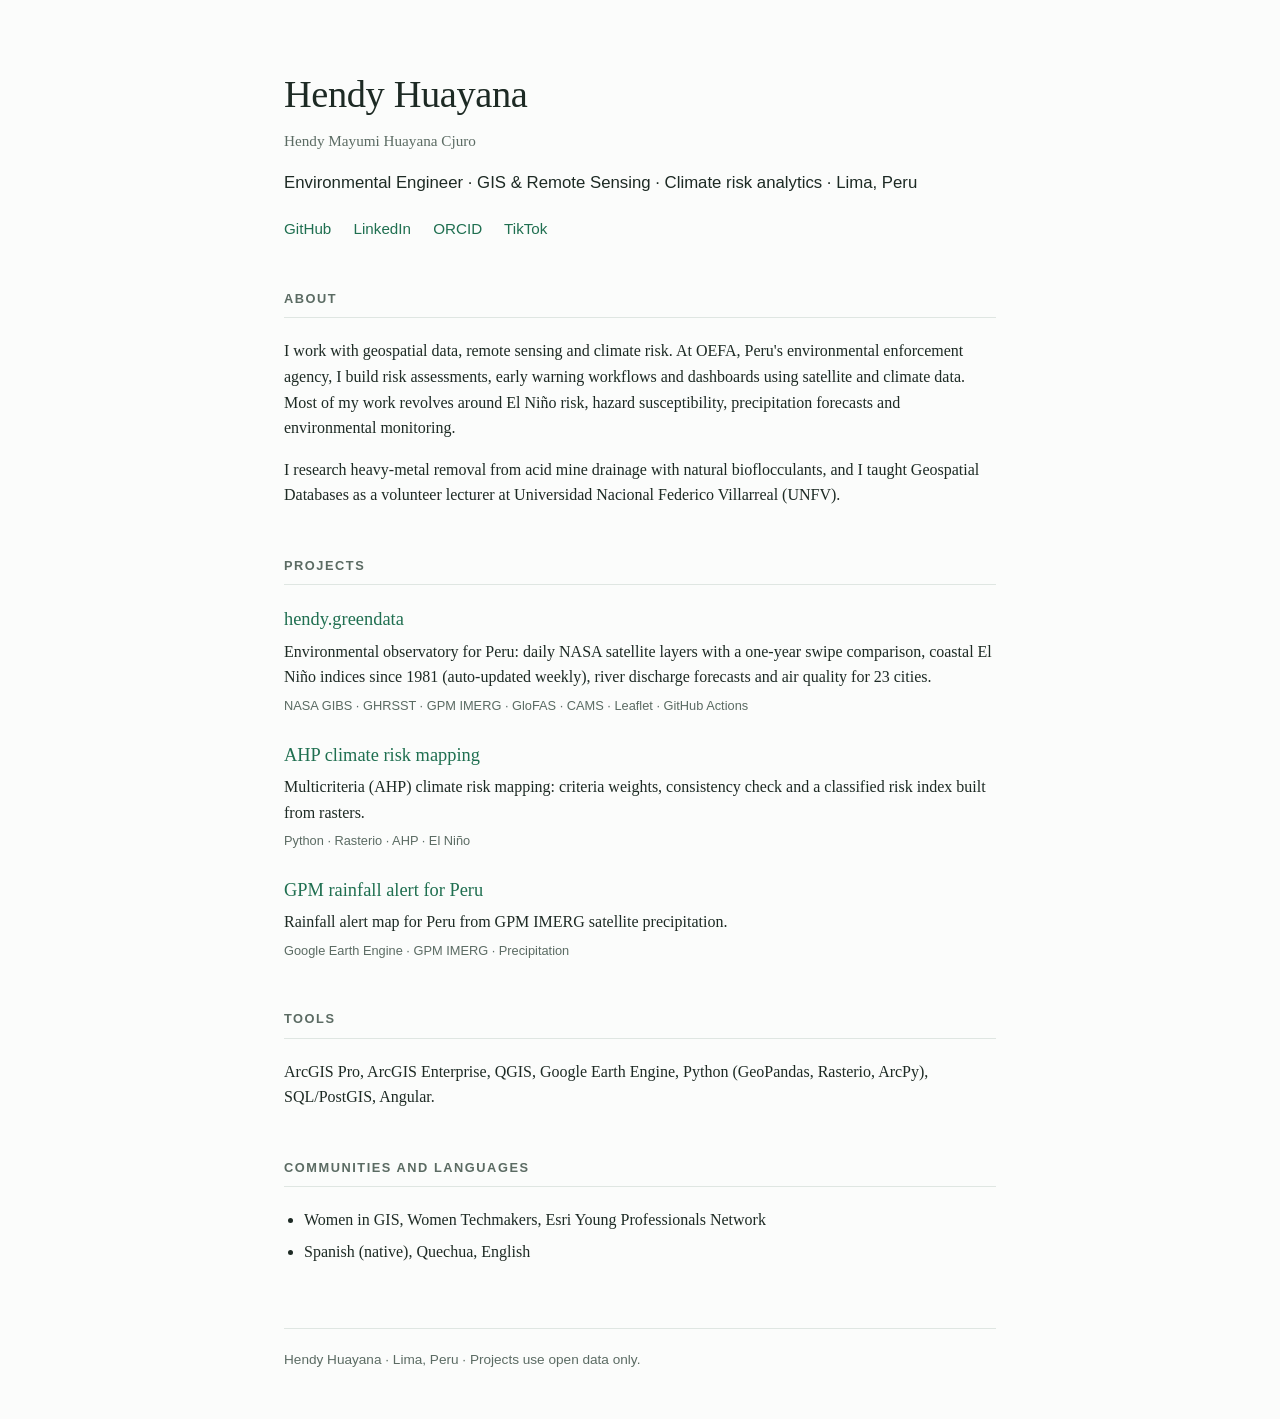
<file: index.html>
<!DOCTYPE html>
<html lang="en">
<head>
<meta charset="utf-8">
<meta name="viewport" content="width=device-width, initial-scale=1">
<title>Hendy Huayana | Environmental Engineer, GIS and Climate Risk</title>
<meta name="description" content="Hendy Mayumi Huayana Cjuro, Environmental Engineer based in Lima, Peru. Geospatial data, remote sensing, climate risk analytics and satellite monitoring.">
<meta name="author" content="Hendy Mayumi Huayana Cjuro">
<meta property="og:title" content="Hendy Huayana | Environmental Engineer, GIS and Climate Risk">
<meta property="og:description" content="Geospatial data, remote sensing and climate risk analytics. Lima, Peru.">
<meta property="og:url" content="https://hendyhuayana.github.io/">
<meta property="og:type" content="profile">
<link rel="canonical" href="https://hendyhuayana.github.io/">
<script type="application/ld+json">
{"@context":"https://schema.org","@type":"Person","name":"Hendy Mayumi Huayana Cjuro","alternateName":"Hendy Huayana","jobTitle":"Environmental Engineer","address":{"@type":"PostalAddress","addressLocality":"Lima","addressCountry":"PE"},"url":"https://hendyhuayana.github.io/","sameAs":["https://github.com/hendyhuayana","https://www.linkedin.com/in/hendy-huayana/","https://orcid.org/0009-0000-9348-6078","https://www.tiktok.com/@hendy.greendata"],"knowsAbout":["Geographic Information Systems","Remote sensing","Climate risk","Google Earth Engine","Python"]}
</script>
<style>
  :root { --ink:#1d2a24; --muted:#5b6b63; --line:#dfe6e2; --accent:#1f6f50; --bg:#fbfcfb; }
  * { box-sizing:border-box; }
  body { margin:0; font-family: Georgia, "Times New Roman", serif; color:var(--ink); background:var(--bg); line-height:1.6; }
  .wrap { max-width:760px; margin:0 auto; padding:64px 24px 48px; }
  header h1 { font-size:2.4rem; margin:0 0 4px; font-weight:normal; letter-spacing:-0.01em; }
  header .full { color:var(--muted); margin:0 0 16px; font-size:0.95rem; }
  header .role { font-family: -apple-system, "Segoe UI", Helvetica, Arial, sans-serif; font-size:1.05rem; margin:0; }
  nav { margin-top:20px; font-family: -apple-system, "Segoe UI", Helvetica, Arial, sans-serif; font-size:0.95rem; }
  nav a { margin-right:18px; }
  a { color:var(--accent); text-decoration:none; border-bottom:1px solid transparent; }
  a:hover { border-bottom-color:var(--accent); }
  section { margin-top:48px; }
  h2 { font-size:0.8rem; text-transform:uppercase; letter-spacing:0.12em; color:var(--muted); font-family: -apple-system, "Segoe UI", Helvetica, Arial, sans-serif; font-weight:600; border-bottom:1px solid var(--line); padding-bottom:8px; margin:0 0 20px; }
  .project { margin-bottom:24px; }
  .project h3 { margin:0 0 4px; font-size:1.15rem; font-weight:normal; }
  .project p { margin:0; }
  .tags { font-family: -apple-system, "Segoe UI", Helvetica, Arial, sans-serif; font-size:0.8rem; color:var(--muted); margin-top:6px; }
  ul { padding-left:20px; margin:0; }
  li { margin-bottom:6px; }
  footer { margin-top:64px; padding-top:20px; border-top:1px solid var(--line); font-family: -apple-system, "Segoe UI", Helvetica, Arial, sans-serif; font-size:0.85rem; color:var(--muted); }
</style>
</head>
<body>
<div class="wrap">
  <header>
    <h1>Hendy Huayana</h1>
    <p class="full">Hendy Mayumi Huayana Cjuro</p>
    <p class="role">Environmental Engineer &middot; GIS &amp; Remote Sensing &middot; Climate risk analytics &middot; Lima, Peru</p>
    <nav>
      <a href="https://github.com/hendyhuayana">GitHub</a>
      <a href="https://www.linkedin.com/in/hendy-huayana/">LinkedIn</a>
      <a href="https://orcid.org/0009-0000-9348-6078">ORCID</a>
      <a href="https://www.tiktok.com/@hendy.greendata">TikTok</a>
    </nav>
  </header>

  <section>
    <h2>About</h2>
    <p>I work with geospatial data, remote sensing and climate risk. At OEFA, Peru's environmental enforcement agency, I build risk assessments, early warning workflows and dashboards using satellite and climate data. Most of my work revolves around El Ni&ntilde;o risk, hazard susceptibility, precipitation forecasts and environmental monitoring.</p>
    <p>I research heavy-metal removal from acid mine drainage with natural bioflocculants, and I taught Geospatial Databases as a volunteer lecturer at Universidad Nacional Federico Villarreal (UNFV).</p>
  </section>

  <section>
    <h2>Projects</h2>
    <div class="project">
      <h3><a href="greendata/">hendy.greendata</a></h3>
      <p>Environmental observatory for Peru: daily NASA satellite layers with a one-year swipe comparison, coastal El Niño indices since 1981 (auto-updated weekly), river discharge forecasts and air quality for 23 cities.</p>
      <div class="tags">NASA GIBS &middot; GHRSST &middot; GPM IMERG &middot; GloFAS &middot; CAMS &middot; Leaflet &middot; GitHub Actions</div>
    </div>
    <div class="project">
      <h3><a href="https://github.com/hendyhuayana/ahp-risk-mapping">AHP climate risk mapping</a></h3>
      <p>Multicriteria (AHP) climate risk mapping: criteria weights, consistency check and a classified risk index built from rasters.</p>
      <div class="tags">Python &middot; Rasterio &middot; AHP &middot; El Ni&ntilde;o</div>
    </div>
    <div class="project">
      <h3><a href="https://github.com/hendyhuayana/gpm-rainfall-alert-peru">GPM rainfall alert for Peru</a></h3>
      <p>Rainfall alert map for Peru from GPM IMERG satellite precipitation.</p>
      <div class="tags">Google Earth Engine &middot; GPM IMERG &middot; Precipitation</div>
    </div>
  </section>

  <section>
    <h2>Tools</h2>
    <p>ArcGIS Pro, ArcGIS Enterprise, QGIS, Google Earth Engine, Python (GeoPandas, Rasterio, ArcPy), SQL/PostGIS, Angular.</p>
  </section>

  <section>
    <h2>Communities and languages</h2>
    <ul>
      <li>Women in GIS, Women Techmakers, Esri Young Professionals Network</li>
      <li>Spanish (native), Quechua, English</li>
    </ul>
  </section>

  <footer>
    Hendy Huayana &middot; Lima, Peru &middot; Projects use open data only.
  </footer>
</div>
</body>
</html>
</file>
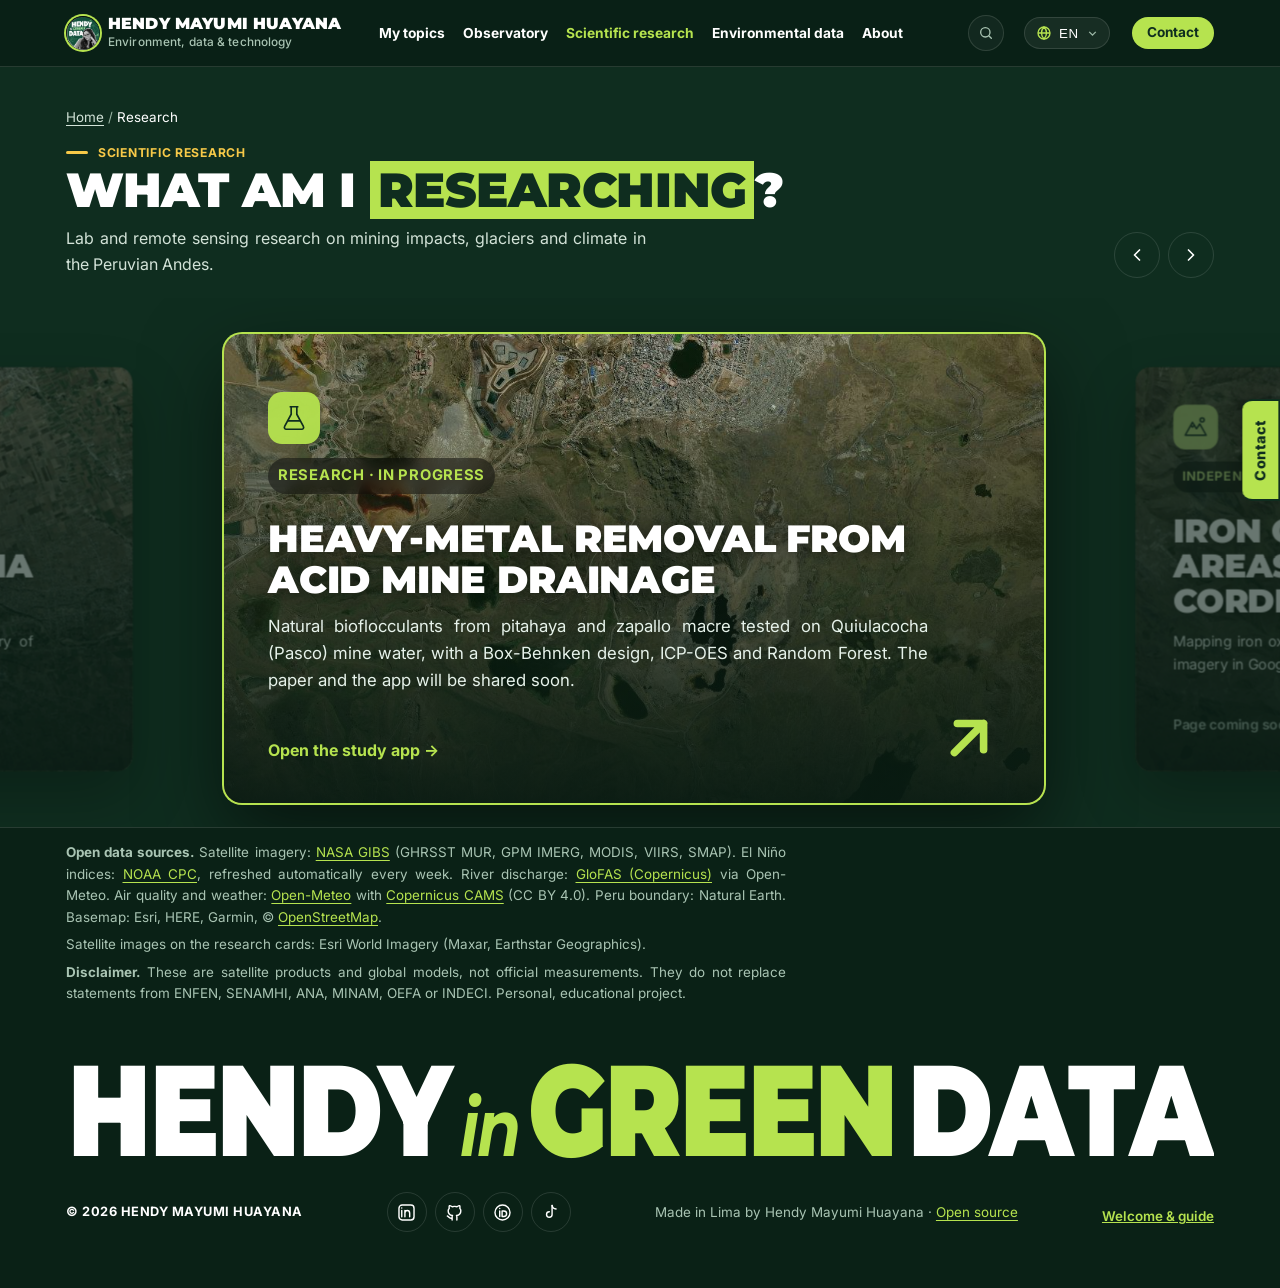
<file: greendata/research/index.html>
<!DOCTYPE html>
<html lang="en">
<head>
<meta charset="utf-8">
<meta name="viewport" content="width=device-width, initial-scale=1">
<title>Scientific research · Hendy Mayumi Huayana</title>
<meta name="description" content="Research by Hendy Mayumi Huayana on mining impacts, glaciers and climate in the Peruvian Andes.">
<meta name="author" content="Hendy Mayumi Huayana">
<meta property="og:title" content="Scientific research · Hendy Mayumi Huayana">
<meta property="og:description" content="Research by Hendy Mayumi Huayana on mining impacts, glaciers and climate in the Peruvian Andes.">
<meta property="og:url" content="https://hendyhuayana.github.io/greendata/research/">
<meta property="og:type" content="website">
<meta property="og:image" content="https://hendyhuayana.github.io/greendata/img/hendy.png">
<meta name="theme-color" content="#0f2d1f">
<link rel="canonical" href="https://hendyhuayana.github.io/greendata/research/">
<link rel="icon" href="data:image/svg+xml,%3Csvg xmlns='http://www.w3.org/2000/svg' viewBox='0 0 32 32'%3E%3Crect width='32' height='32' rx='8' fill='%23b6e34f'/%3E%3Cpath d='M9 23c0-8.5 6-14 15-14 0 8.5-5.2 14.4-13.6 14.2M9 23l7-7' fill='none' stroke='%230f2d1f' stroke-width='2.6' stroke-linecap='round'/%3E%3C/svg%3E">
<link rel="preconnect" href="https://fonts.googleapis.com">
<link rel="preconnect" href="https://fonts.gstatic.com" crossorigin>
<link href="https://fonts.googleapis.com/css2?family=Inter:wght@400;500;600;700&family=Montserrat:wght@700;800;900&display=swap" rel="stylesheet">
<link rel="stylesheet" href="../vendor/leaflet.css">
<link rel="stylesheet" href="../app.css">
<script src="../i18n.js"></script>
</head>
<body class="subpage" data-base="../">
<a class="skip" href="#main">Skip to content</a>

<header class="nav">
  <div class="wrap nav-in">
    <a class="brand" href="../" aria-label="Hendy Mayumi Huayana, home">
      <img class="nav-avatar" src="../img/hendy.png" width="34" height="34" alt="">
      <span class="nm"><b>Hendy Mayumi Huayana</b><span class="tagline">Environment, data &amp; technology</span></span>
    </a>
    <button class="menu-btn" type="button" aria-expanded="false" aria-controls="site-nav" aria-label="Open menu"><span></span><span></span><span></span></button>
    <nav aria-label="Sections" id="site-nav">
      <a class="xp-link" href="../#xp-climate">Climate Risk</a>
      <a class="xp-link" href="../#xp-geo">Geospatial Analysis</a>
      <a class="xp-link" href="../#xp-rs">Remote Sensing</a>
      <a class="xp-link" href="../#xp-ews">Early Warning</a>
      <a class="xp-link" href="../#xp-air">Air Quality</a>
      <a class="xp-link" href="../#xp-fire">Wildfire</a>
      <a class="xp-short" href="../#expertise">My topics</a>
      <a href="../research/" aria-current="page">Research</a>
      <a href="../#about">About</a>
      <a class="btn sm" href="../#contact">Contact</a>
    </nav>
  </div>
</header>

<main id="main">
  <!-- RESEARCH HUB -->
  <section class="wrap section page-top" id="research" aria-labelledby="research-h">
    <div class="sec-head">
      <nav class="crumbs" aria-label="Breadcrumb"><a href="../">Home</a> / <span>Research</span></nav>
      <p class="kicker">Scientific research</p>
      <h1 id="research-h" class="page-h1">What am I <span class="hl">researching</span>?</h1>
      <p class="sec-lede">Lab and remote sensing research on mining impacts, glaciers and climate in the Peruvian Andes.</p>
    </div>
    <div class="research-grid">
      <a class="xp r-card" style="background-image:url('../img/research/quiulacocha.jpg')" href="quiulacocha/"><span class="svc-ico" aria-hidden="true"><svg viewBox="0 0 32 32" fill="none" stroke="currentColor" stroke-width="1.8" stroke-linecap="round" stroke-linejoin="round"><path d="M12 4h8M13 4v8L6 25a2 2 0 0 0 1.8 3h16.4A2 2 0 0 0 26 25l-7-13V4"/><path d="M9.5 19h13"/></svg></span><p class="r-status">Research · in progress</p><h3>Heavy-metal removal from acid mine drainage</h3><p>Natural bioflocculants from pitahaya and zapallo macre tested on Quiulacocha (Pasco) mine water, with a Box-Behnken design, ICP-OES and Random Forest. The paper and the app will be shared soon.</p><span class="r-open">Open the study app →</span></a>
      <article class="xp r-card is-soon" style="background-image:url('../img/research/huaytapallana.jpg')"><span class="svc-ico" aria-hidden="true"><svg viewBox="0 0 32 32" fill="none" stroke="currentColor" stroke-width="1.8" stroke-linecap="round" stroke-linejoin="round"><path d="M3 26 12 10l5 8 4-6 8 14z"/><path d="M10 14l2 2 2-2"/><circle cx="24" cy="7" r="2.5"/></svg></span><p class="r-status">Independent research · in preparation</p><h3>Iron oxides in deglaciated areas of the Huaytapallana Cordillera</h3><p>Mapping iron oxides exposed by glacier retreat in the Andes of Junín with satellite imagery in Google Earth Engine.</p><span class="r-soon">Page coming soon</span></article>
      <article class="xp r-card is-soon" style="background-image:url('../img/research/lima-coast.jpg')"><span class="svc-ico" aria-hidden="true"><svg viewBox="0 0 32 32" fill="none" stroke="currentColor" stroke-width="1.8" stroke-linecap="round" stroke-linejoin="round"><circle cx="16" cy="16" r="11"/><path d="M5 16h22M16 5c3 3.2 4.5 7 4.5 11S19 23.8 16 27c-3-3.2-4.5-7-4.5-11S13 8.2 16 5z"/></svg></span><p class="r-status">Presentation · 2023</p><h3>Climate change research project</h3><p>Presented at the I Encuentro de Círculos y Semilleros de Investigación Perú 2023.</p><span class="r-soon">Page coming soon</span></article>
      <article class="xp r-card is-soon" style="background-image:url('../img/research/mantaro.jpg')"><span class="svc-ico" aria-hidden="true"><svg viewBox="0 0 32 32" fill="none" stroke="currentColor" stroke-width="1.8" stroke-linecap="round" stroke-linejoin="round"><path d="M6 8h20v13H14l-6 5v-5H6z"/><path d="M11 13h10M11 17h6"/></svg></span><p class="r-status">Science communication · 2023</p><h3>Science interpreter, Ciencia Climática</h3><p>Climate science platform of the Geophysical Institute of Peru (IGP, Ministry of the Environment).</p><span class="r-soon">Page coming soon</span></article>
    </div>
  </section>

</main>

<footer class="footer">
  <div class="wrap">
    <a class="brand" href="https://www.tiktok.com/@hendy.greendata" aria-label="Hendy in Green Data on TikTok"><span class="logo" aria-hidden="true"><svg viewBox="0 0 24 24"><path d="M5 18.5c0-7.8 5.6-12.8 13.8-12.8 0 7.8-4.8 13.2-12.5 13M5 18.5l6.3-6.3" fill="none" stroke="currentColor" stroke-width="2.3" stroke-linecap="round" stroke-linejoin="round"/></svg></span><span class="wm" aria-hidden="true"><b>HENDY</b><i>in</i><b class="g">GREEN</b><b>DATA</b></span></a>
    <div class="sources">
      <p><strong>Open data sources.</strong> Satellite imagery: <a href="https://www.earthdata.nasa.gov/engage/open-data-services-software/earthdata-developer-portal/gibs-api">NASA GIBS</a> (GHRSST MUR, GPM IMERG, MODIS, VIIRS, SMAP). El Niño indices: <a href="https://www.cpc.ncep.noaa.gov/data/indices/">NOAA CPC</a>, refreshed automatically every week. River discharge: <a href="https://open-meteo.com/en/docs/flood-api">GloFAS (Copernicus)</a> via Open-Meteo. Air quality and weather: <a href="https://open-meteo.com/">Open-Meteo</a> with <a href="https://atmosphere.copernicus.eu/">Copernicus CAMS</a> (CC BY 4.0). Peru boundary: Natural Earth. Basemap: Esri, HERE, Garmin, © <a href="https://www.openstreetmap.org/copyright">OpenStreetMap</a>.</p>
      <p>Satellite images on the research cards: Esri World Imagery (Maxar, Earthstar Geographics).</p>
      <p><strong>Disclaimer.</strong> These are satellite products and global models, not official measurements. They do not replace statements from ENFEN, SENAMHI, ANA, MINAM, OEFA or INDECI. Personal, educational project.</p>
    </div>
    <p class="fine">Made in Lima by Hendy Mayumi Huayana · <a href="https://github.com/hendyhuayana/hendyhuayana.github.io/tree/main/greendata">Open source</a></p>
  </div>
</footer>

<script src="../ui.js"></script>
<script src="../ux.js"></script>
</body>
</html>
</file>
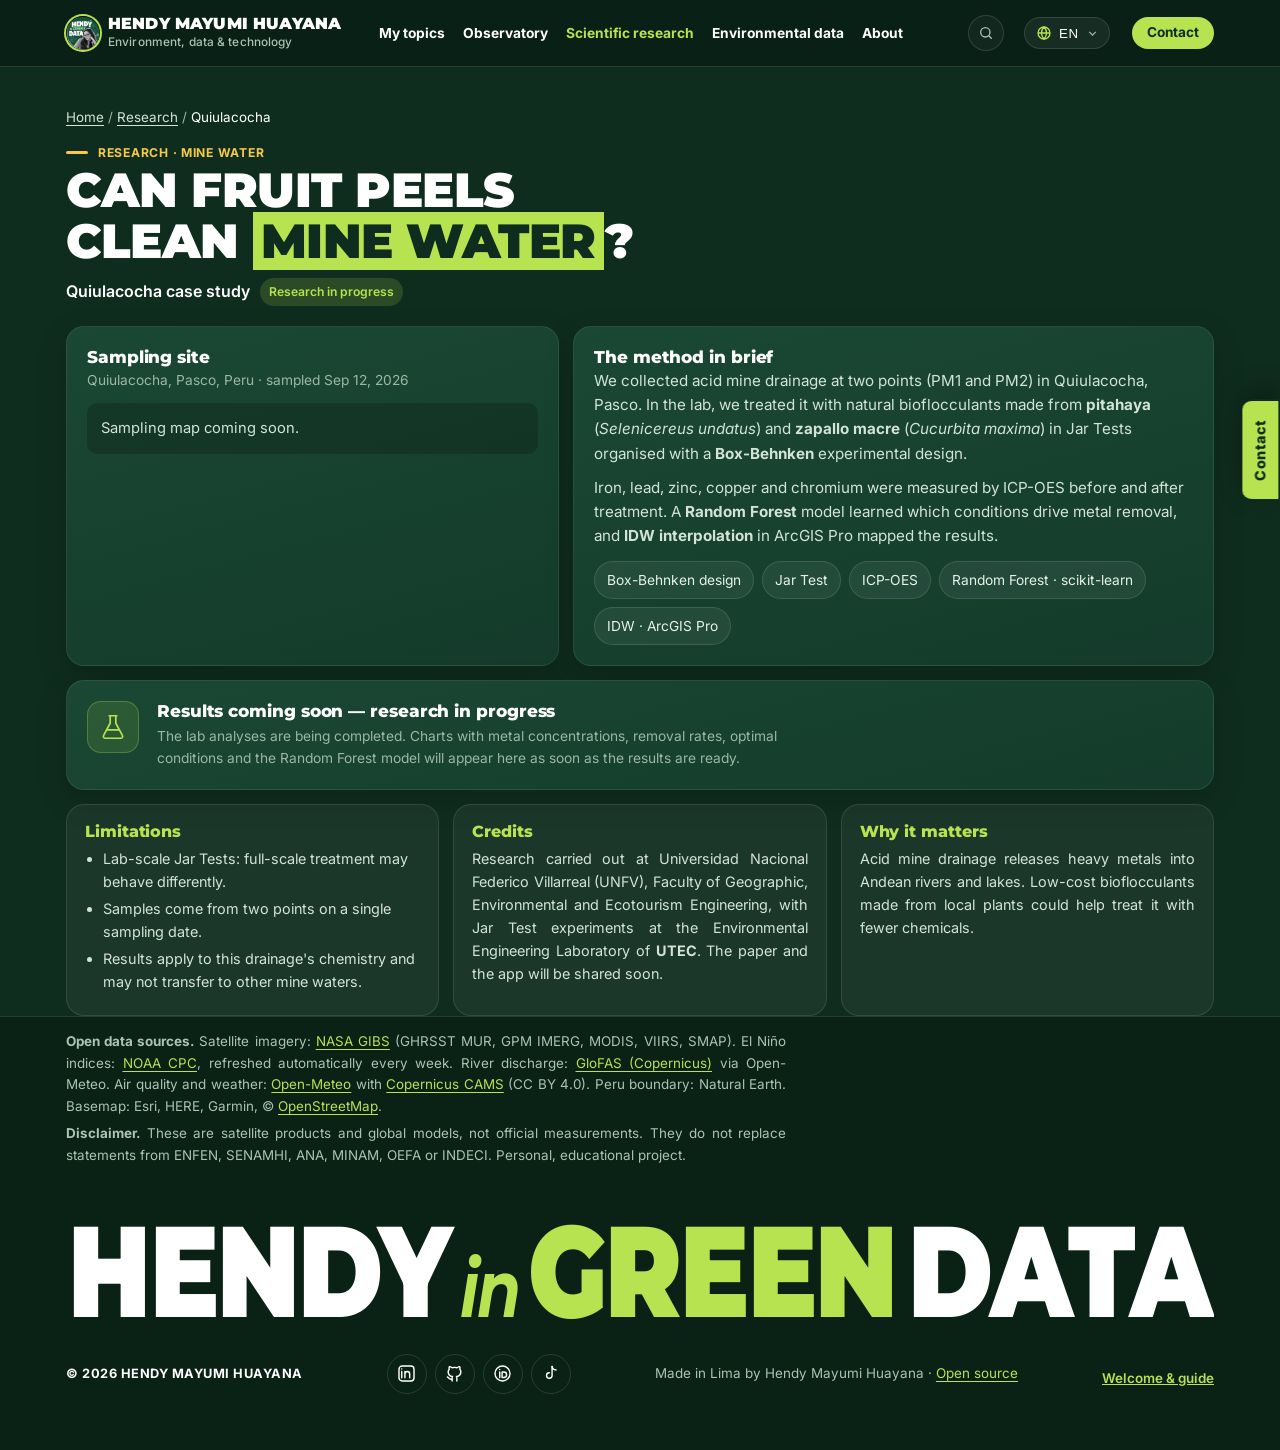
<file: greendata/research/quiulacocha/index.html>
<!DOCTYPE html>
<html lang="en">
<head>
<meta charset="utf-8">
<meta name="viewport" content="width=device-width, initial-scale=1">
<title>Quiulacocha research · Bioflocculants for acid mine drainage · Hendy Mayumi Huayana</title>
<meta name="description" content="Removal of heavy metals from Quiulacocha (Pasco) acid mine drainage with natural bioflocculants from pitahaya and zapallo macre. Research at UNFV.">
<meta name="author" content="Hendy Mayumi Huayana">
<meta property="og:title" content="Quiulacocha research · Bioflocculants for acid mine drainage · Hendy Mayumi Huayana">
<meta property="og:description" content="Removal of heavy metals from Quiulacocha (Pasco) acid mine drainage with natural bioflocculants from pitahaya and zapallo macre. Research at UNFV.">
<meta property="og:url" content="https://hendyhuayana.github.io/greendata/research/quiulacocha/">
<meta property="og:type" content="website">
<meta property="og:image" content="https://hendyhuayana.github.io/greendata/img/hendy.png">
<meta name="theme-color" content="#0f2d1f">
<link rel="canonical" href="https://hendyhuayana.github.io/greendata/research/quiulacocha/">
<link rel="icon" href="data:image/svg+xml,%3Csvg xmlns='http://www.w3.org/2000/svg' viewBox='0 0 32 32'%3E%3Crect width='32' height='32' rx='8' fill='%23b6e34f'/%3E%3Cpath d='M9 23c0-8.5 6-14 15-14 0 8.5-5.2 14.4-13.6 14.2M9 23l7-7' fill='none' stroke='%230f2d1f' stroke-width='2.6' stroke-linecap='round'/%3E%3C/svg%3E">
<link rel="preconnect" href="https://fonts.googleapis.com">
<link rel="preconnect" href="https://fonts.gstatic.com" crossorigin>
<link href="https://fonts.googleapis.com/css2?family=Inter:wght@400;500;600;700&family=Montserrat:wght@700;800;900&display=swap" rel="stylesheet">
<link rel="stylesheet" href="../../vendor/leaflet.css">
<link rel="stylesheet" href="../../app.css">
<script src="../../i18n.js"></script>
</head>
<body class="subpage" data-base="../../">
<a class="skip" href="#main">Skip to content</a>

<header class="nav">
  <div class="wrap nav-in">
    <a class="brand" href="../../" aria-label="Hendy Mayumi Huayana, home">
      <img class="nav-avatar" src="../../img/hendy.png" width="34" height="34" alt="">
      <span class="nm"><b>Hendy Mayumi Huayana</b><span class="tagline">Environment, data &amp; technology</span></span>
    </a>
    <button class="menu-btn" type="button" aria-expanded="false" aria-controls="site-nav" aria-label="Open menu"><span></span><span></span><span></span></button>
    <nav aria-label="Sections" id="site-nav">
      <a class="xp-link" href="../../#xp-climate">Climate Risk</a>
      <a class="xp-link" href="../../#xp-geo">Geospatial Analysis</a>
      <a class="xp-link" href="../../#xp-rs">Remote Sensing</a>
      <a class="xp-link" href="../../#xp-ews">Early Warning</a>
      <a class="xp-link" href="../../#xp-air">Air Quality</a>
      <a class="xp-link" href="../../#xp-fire">Wildfire</a>
      <a class="xp-short" href="../../#expertise">My topics</a>
      <a href="../../research/" aria-current="page">Research</a>
      <a href="../../#about">About</a>
      <a class="btn sm" href="../../#contact">Contact</a>
    </nav>
  </div>
</header>

<main id="main">
  <!-- THESIS -->
  <section class="wrap section page-top" id="thesis" aria-labelledby="thesis-h">
    <div class="sec-head">
      <nav class="crumbs" aria-label="Breadcrumb"><a href="../../">Home</a> / <a href="../">Research</a> / <span>Quiulacocha</span></nav>
      <p class="kicker">Research · Mine water</p>
      <h1 id="thesis-h" class="page-h1">Can fruit peels clean <span class="hl">mine water</span>?</h1>
      <p class="sec-lede thesis-sub">Quiulacocha case study <span class="badge" id="thesis-badge">Research in progress</span></p>
    </div>

    <div class="thesis-top">
      <div class="card">
        <h3 class="card-h">Sampling site</h3>
        <p class="card-sub" id="thesis-site">Quiulacocha, Pasco, Peru</p>
        <div id="thesis-map" class="thesis-map" aria-label="Map of the sampling points PM1 and PM2 in Quiulacocha" hidden></div>
        <div class="msg" id="thesis-map-empty">Sampling map coming soon.</div>
      </div>
      <div class="card">
        <h3 class="card-h">The method in brief</h3>
        <p class="thesis-method">We collected acid mine drainage at two points (PM1 and PM2) in Quiulacocha, Pasco. In the lab, we treated it with natural bioflocculants made from <strong>pitahaya</strong> (<i>Selenicereus undatus</i>) and <strong>zapallo macre</strong> (<i>Cucurbita maxima</i>) in Jar Tests organised with a <strong>Box-Behnken</strong> experimental design<span id="thesis-runs"></span>.</p>
        <p class="thesis-method">Iron, lead, zinc, copper and chromium were measured by ICP-OES before and after treatment. A <strong>Random Forest</strong> model learned which conditions drive metal removal, and <strong>IDW interpolation</strong> in ArcGIS Pro mapped the results.</p>
        <ul class="tags thesis-tags"><li>Box-Behnken design</li><li>Jar Test</li><li>ICP-OES</li><li>Random Forest · scikit-learn</li><li>IDW · ArcGIS Pro</li></ul>
      </div>
    </div>

    <div id="thesis-results">
      <div class="card thesis-soon" id="thesis-soon">
        <span class="svc-ico" aria-hidden="true"><svg viewBox="0 0 32 32" fill="none" stroke="currentColor" stroke-width="1.8" stroke-linecap="round" stroke-linejoin="round"><path d="M12 4h8M13 4v8L6 25a2 2 0 0 0 1.8 3h16.4A2 2 0 0 0 26 25l-7-13V4"/><path d="M9.5 19h13"/></svg></span>
        <div>
          <h3 class="card-h">Results coming soon — research in progress</h3>
          <p class="card-sub">The lab analyses are being completed. Charts with metal concentrations, removal rates, optimal conditions and the Random Forest model will appear here as soon as the results are ready.</p>
        </div>
      </div>

      <div class="card" id="thesis-conc" hidden>
        <div class="card-top">
          <div><h3 class="card-h">Metal concentrations before and after treatment</h3><p class="card-sub" id="thesis-std"></p></div>
          <div class="chart-legend">
            <span><i class="sq-key" style="background:var(--initial)"></i>Raw mine drainage</span>
            <span><i class="sq-key" style="background:var(--pitahaya)"></i>After pitahaya</span>
            <span><i class="sq-key" style="background:var(--zapallo)"></i>After zapallo</span>
            <span><i class="ln dash"></i>Regulatory limit</span>
          </div>
        </div>
        <div class="metal-grid" id="thesis-conc-grid"></div>
        <details class="table"><summary>Show as a table</summary><div id="thesis-conc-table"></div></details>
      </div>

      <div class="card" id="thesis-removal" hidden>
        <div class="card-top">
          <div><h3 class="card-h">Removal by metal and bioflocculant</h3><p class="card-sub">Share of each metal removed, in %.</p></div>
          <div class="chart-legend">
            <span><i class="sq-key" style="background:var(--pitahaya)"></i>Pitahaya</span>
            <span><i class="sq-key" style="background:var(--zapallo)"></i>Zapallo macre</span>
          </div>
        </div>
        <div class="chart" id="thesis-removal-chart"></div>
        <details class="table"><summary>Show as a table</summary><div id="thesis-removal-table"></div></details>
      </div>

      <div class="thesis-two">
        <div class="card" id="thesis-optimal" hidden>
          <h3 class="card-h">Optimal conditions (Box-Behnken)</h3>
          <p class="card-sub">Jar Test settings that maximised removal.</p>
          <div class="opt-grid" id="thesis-optimal-grid"></div>
        </div>
        <div class="card" id="thesis-rf" hidden>
          <h3 class="card-h">Random Forest model</h3>
          <p class="card-sub" id="thesis-rf-sub"></p>
          <div class="rf-metrics" id="thesis-rf-metrics"></div>
          <div id="thesis-rf-imp-wrap" hidden>
            <p class="rf-h">Which variables matter most</p>
            <div class="chart" id="thesis-rf-imp"></div>
          </div>
        </div>
      </div>

      <div class="card" id="thesis-idw" hidden>
        <h3 class="card-h">Spatial interpolation (IDW)</h3>
        <img id="thesis-idw-img" alt="IDW interpolation map exported from ArcGIS Pro" class="idw-img">
      </div>
    </div>

    <div class="explain thesis-notes">
      <div>
        <h3>Limitations</h3>
        <ul id="thesis-limits">
          <li>Lab-scale Jar Tests: full-scale treatment may behave differently.</li>
          <li>Samples come from two points on a single sampling date.</li>
          <li>Results apply to this drainage's chemistry and may not transfer to other mine waters.</li>
        </ul>
      </div>
      <div>
        <h3>Credits</h3>
        <p>Research carried out at Universidad Nacional Federico Villarreal (UNFV), Faculty of Geographic, Environmental and Ecotourism Engineering, with Jar Test experiments at the Environmental Engineering Laboratory of <strong>UTEC</strong>. The paper and the app will be shared soon.</p>
      </div>
      <div>
        <h3>Why it matters</h3>
        <p>Acid mine drainage releases heavy metals into Andean rivers and lakes. Low-cost bioflocculants made from local plants could help treat it with fewer chemicals.</p>
      </div>
    </div>
  </section>

</main>

<footer class="footer">
  <div class="wrap">
    <a class="brand" href="https://www.tiktok.com/@hendy.greendata" aria-label="Hendy in Green Data on TikTok"><span class="logo" aria-hidden="true"><svg viewBox="0 0 24 24"><path d="M5 18.5c0-7.8 5.6-12.8 13.8-12.8 0 7.8-4.8 13.2-12.5 13M5 18.5l6.3-6.3" fill="none" stroke="currentColor" stroke-width="2.3" stroke-linecap="round" stroke-linejoin="round"/></svg></span><span class="wm" aria-hidden="true"><b>HENDY</b><i>in</i><b class="g">GREEN</b><b>DATA</b></span></a>
    <div class="sources">
      <p><strong>Open data sources.</strong> Satellite imagery: <a href="https://www.earthdata.nasa.gov/engage/open-data-services-software/earthdata-developer-portal/gibs-api">NASA GIBS</a> (GHRSST MUR, GPM IMERG, MODIS, VIIRS, SMAP). El Niño indices: <a href="https://www.cpc.ncep.noaa.gov/data/indices/">NOAA CPC</a>, refreshed automatically every week. River discharge: <a href="https://open-meteo.com/en/docs/flood-api">GloFAS (Copernicus)</a> via Open-Meteo. Air quality and weather: <a href="https://open-meteo.com/">Open-Meteo</a> with <a href="https://atmosphere.copernicus.eu/">Copernicus CAMS</a> (CC BY 4.0). Peru boundary: Natural Earth. Basemap: Esri, HERE, Garmin, © <a href="https://www.openstreetmap.org/copyright">OpenStreetMap</a>.</p>
      <p><strong>Disclaimer.</strong> These are satellite products and global models, not official measurements. They do not replace statements from ENFEN, SENAMHI, ANA, MINAM, OEFA or INDECI. Personal, educational project.</p>
    </div>
    <p class="fine">Made in Lima by Hendy Mayumi Huayana · <a href="https://github.com/hendyhuayana/hendyhuayana.github.io/tree/main/greendata">Open source</a></p>
  </div>
</footer>
<script src="../../vendor/leaflet.js"></script>
<script src="../../thesis.js"></script>
<script src="../../ui.js"></script>
<script src="../../ux.js"></script>
</body>
</html>
</file>
<file: greendata/vendor/leaflet.css>
/* required styles */

.leaflet-pane,
.leaflet-tile,
.leaflet-marker-icon,
.leaflet-marker-shadow,
.leaflet-tile-container,
.leaflet-pane > svg,
.leaflet-pane > canvas,
.leaflet-zoom-box,
.leaflet-image-layer,
.leaflet-layer {
	position: absolute;
	left: 0;
	top: 0;
	}
.leaflet-container {
	overflow: hidden;
	}
.leaflet-tile,
.leaflet-marker-icon,
.leaflet-marker-shadow {
	-webkit-user-select: none;
	   -moz-user-select: none;
	        user-select: none;
	  -webkit-user-drag: none;
	}
/* Prevents IE11 from highlighting tiles in blue */
.leaflet-tile::selection {
	background: transparent;
}
/* Safari renders non-retina tile on retina better with this, but Chrome is worse */
.leaflet-safari .leaflet-tile {
	image-rendering: -webkit-optimize-contrast;
	}
/* hack that prevents hw layers "stretching" when loading new tiles */
.leaflet-safari .leaflet-tile-container {
	width: 1600px;
	height: 1600px;
	-webkit-transform-origin: 0 0;
	}
.leaflet-marker-icon,
.leaflet-marker-shadow {
	display: block;
	}
/* .leaflet-container svg: reset svg max-width decleration shipped in Joomla! (joomla.org) 3.x */
/* .leaflet-container img: map is broken in FF if you have max-width: 100% on tiles */
.leaflet-container .leaflet-overlay-pane svg {
	max-width: none !important;
	max-height: none !important;
	}
.leaflet-container .leaflet-marker-pane img,
.leaflet-container .leaflet-shadow-pane img,
.leaflet-container .leaflet-tile-pane img,
.leaflet-container img.leaflet-image-layer,
.leaflet-container .leaflet-tile {
	max-width: none !important;
	max-height: none !important;
	width: auto;
	padding: 0;
	}

.leaflet-container img.leaflet-tile {
	/* See: https://bugs.chromium.org/p/chromium/issues/detail?id=600120 */
	mix-blend-mode: plus-lighter;
}

.leaflet-container.leaflet-touch-zoom {
	-ms-touch-action: pan-x pan-y;
	touch-action: pan-x pan-y;
	}
.leaflet-container.leaflet-touch-drag {
	-ms-touch-action: pinch-zoom;
	/* Fallback for FF which doesn't support pinch-zoom */
	touch-action: none;
	touch-action: pinch-zoom;
}
.leaflet-container.leaflet-touch-drag.leaflet-touch-zoom {
	-ms-touch-action: none;
	touch-action: none;
}
.leaflet-container {
	-webkit-tap-highlight-color: transparent;
}
.leaflet-container a {
	-webkit-tap-highlight-color: rgba(51, 181, 229, 0.4);
}
.leaflet-tile {
	filter: inherit;
	visibility: hidden;
	}
.leaflet-tile-loaded {
	visibility: inherit;
	}
.leaflet-zoom-box {
	width: 0;
	height: 0;
	-moz-box-sizing: border-box;
	     box-sizing: border-box;
	z-index: 800;
	}
/* workaround for https://bugzilla.mozilla.org/show_bug.cgi?id=888319 */
.leaflet-overlay-pane svg {
	-moz-user-select: none;
	}

.leaflet-pane         { z-index: 400; }

.leaflet-tile-pane    { z-index: 200; }
.leaflet-overlay-pane { z-index: 400; }
.leaflet-shadow-pane  { z-index: 500; }
.leaflet-marker-pane  { z-index: 600; }
.leaflet-tooltip-pane   { z-index: 650; }
.leaflet-popup-pane   { z-index: 700; }

.leaflet-map-pane canvas { z-index: 100; }
.leaflet-map-pane svg    { z-index: 200; }

.leaflet-vml-shape {
	width: 1px;
	height: 1px;
	}
.lvml {
	behavior: url(#default#VML);
	display: inline-block;
	position: absolute;
	}


/* control positioning */

.leaflet-control {
	position: relative;
	z-index: 800;
	pointer-events: visiblePainted; /* IE 9-10 doesn't have auto */
	pointer-events: auto;
	}
.leaflet-top,
.leaflet-bottom {
	position: absolute;
	z-index: 1000;
	pointer-events: none;
	}
.leaflet-top {
	top: 0;
	}
.leaflet-right {
	right: 0;
	}
.leaflet-bottom {
	bottom: 0;
	}
.leaflet-left {
	left: 0;
	}
.leaflet-control {
	float: left;
	clear: both;
	}
.leaflet-right .leaflet-control {
	float: right;
	}
.leaflet-top .leaflet-control {
	margin-top: 10px;
	}
.leaflet-bottom .leaflet-control {
	margin-bottom: 10px;
	}
.leaflet-left .leaflet-control {
	margin-left: 10px;
	}
.leaflet-right .leaflet-control {
	margin-right: 10px;
	}


/* zoom and fade animations */

.leaflet-fade-anim .leaflet-popup {
	opacity: 0;
	-webkit-transition: opacity 0.2s linear;
	   -moz-transition: opacity 0.2s linear;
	        transition: opacity 0.2s linear;
	}
.leaflet-fade-anim .leaflet-map-pane .leaflet-popup {
	opacity: 1;
	}
.leaflet-zoom-animated {
	-webkit-transform-origin: 0 0;
	    -ms-transform-origin: 0 0;
	        transform-origin: 0 0;
	}
svg.leaflet-zoom-animated {
	will-change: transform;
}

.leaflet-zoom-anim .leaflet-zoom-animated {
	-webkit-transition: -webkit-transform 0.25s cubic-bezier(0,0,0.25,1);
	   -moz-transition:    -moz-transform 0.25s cubic-bezier(0,0,0.25,1);
	        transition:         transform 0.25s cubic-bezier(0,0,0.25,1);
	}
.leaflet-zoom-anim .leaflet-tile,
.leaflet-pan-anim .leaflet-tile {
	-webkit-transition: none;
	   -moz-transition: none;
	        transition: none;
	}

.leaflet-zoom-anim .leaflet-zoom-hide {
	visibility: hidden;
	}


/* cursors */

.leaflet-interactive {
	cursor: pointer;
	}
.leaflet-grab {
	cursor: -webkit-grab;
	cursor:    -moz-grab;
	cursor:         grab;
	}
.leaflet-crosshair,
.leaflet-crosshair .leaflet-interactive {
	cursor: crosshair;
	}
.leaflet-popup-pane,
.leaflet-control {
	cursor: auto;
	}
.leaflet-dragging .leaflet-grab,
.leaflet-dragging .leaflet-grab .leaflet-interactive,
.leaflet-dragging .leaflet-marker-draggable {
	cursor: move;
	cursor: -webkit-grabbing;
	cursor:    -moz-grabbing;
	cursor:         grabbing;
	}

/* marker & overlays interactivity */
.leaflet-marker-icon,
.leaflet-marker-shadow,
.leaflet-image-layer,
.leaflet-pane > svg path,
.leaflet-tile-container {
	pointer-events: none;
	}

.leaflet-marker-icon.leaflet-interactive,
.leaflet-image-layer.leaflet-interactive,
.leaflet-pane > svg path.leaflet-interactive,
svg.leaflet-image-layer.leaflet-interactive path {
	pointer-events: visiblePainted; /* IE 9-10 doesn't have auto */
	pointer-events: auto;
	}

/* visual tweaks */

.leaflet-container {
	background: #ddd;
	outline-offset: 1px;
	}
.leaflet-container a {
	color: #0078A8;
	}
.leaflet-zoom-box {
	border: 2px dotted #38f;
	background: rgba(255,255,255,0.5);
	}


/* general typography */
.leaflet-container {
	font-family: "Helvetica Neue", Arial, Helvetica, sans-serif;
	font-size: 12px;
	font-size: 0.75rem;
	line-height: 1.5;
	}


/* general toolbar styles */

.leaflet-bar {
	box-shadow: 0 1px 5px rgba(0,0,0,0.65);
	border-radius: 4px;
	}
.leaflet-bar a {
	background-color: #fff;
	border-bottom: 1px solid #ccc;
	width: 26px;
	height: 26px;
	line-height: 26px;
	display: block;
	text-align: center;
	text-decoration: none;
	color: black;
	}
.leaflet-bar a,
.leaflet-control-layers-toggle {
	background-position: 50% 50%;
	background-repeat: no-repeat;
	display: block;
	}
.leaflet-bar a:hover,
.leaflet-bar a:focus {
	background-color: #f4f4f4;
	}
.leaflet-bar a:first-child {
	border-top-left-radius: 4px;
	border-top-right-radius: 4px;
	}
.leaflet-bar a:last-child {
	border-bottom-left-radius: 4px;
	border-bottom-right-radius: 4px;
	border-bottom: none;
	}
.leaflet-bar a.leaflet-disabled {
	cursor: default;
	background-color: #f4f4f4;
	color: #bbb;
	}

.leaflet-touch .leaflet-bar a {
	width: 30px;
	height: 30px;
	line-height: 30px;
	}
.leaflet-touch .leaflet-bar a:first-child {
	border-top-left-radius: 2px;
	border-top-right-radius: 2px;
	}
.leaflet-touch .leaflet-bar a:last-child {
	border-bottom-left-radius: 2px;
	border-bottom-right-radius: 2px;
	}

/* zoom control */

.leaflet-control-zoom-in,
.leaflet-control-zoom-out {
	font: bold 18px 'Lucida Console', Monaco, monospace;
	text-indent: 1px;
	}

.leaflet-touch .leaflet-control-zoom-in, .leaflet-touch .leaflet-control-zoom-out  {
	font-size: 22px;
	}


/* layers control */

.leaflet-control-layers {
	box-shadow: 0 1px 5px rgba(0,0,0,0.4);
	background: #fff;
	border-radius: 5px;
	}
.leaflet-control-layers-toggle {
	background-image: url(images/layers.png);
	width: 36px;
	height: 36px;
	}
.leaflet-retina .leaflet-control-layers-toggle {
	background-image: url(images/layers-2x.png);
	background-size: 26px 26px;
	}
.leaflet-touch .leaflet-control-layers-toggle {
	width: 44px;
	height: 44px;
	}
.leaflet-control-layers .leaflet-control-layers-list,
.leaflet-control-layers-expanded .leaflet-control-layers-toggle {
	display: none;
	}
.leaflet-control-layers-expanded .leaflet-control-layers-list {
	display: block;
	position: relative;
	}
.leaflet-control-layers-expanded {
	padding: 6px 10px 6px 6px;
	color: #333;
	background: #fff;
	}
.leaflet-control-layers-scrollbar {
	overflow-y: scroll;
	overflow-x: hidden;
	padding-right: 5px;
	}
.leaflet-control-layers-selector {
	margin-top: 2px;
	position: relative;
	top: 1px;
	}
.leaflet-control-layers label {
	display: block;
	font-size: 13px;
	font-size: 1.08333em;
	}
.leaflet-control-layers-separator {
	height: 0;
	border-top: 1px solid #ddd;
	margin: 5px -10px 5px -6px;
	}

/* Default icon URLs */
.leaflet-default-icon-path { /* used only in path-guessing heuristic, see L.Icon.Default */
	background-image: url(images/marker-icon.png);
	}


/* attribution and scale controls */

.leaflet-container .leaflet-control-attribution {
	background: #fff;
	background: rgba(255, 255, 255, 0.8);
	margin: 0;
	}
.leaflet-control-attribution,
.leaflet-control-scale-line {
	padding: 0 5px;
	color: #333;
	line-height: 1.4;
	}
.leaflet-control-attribution a {
	text-decoration: none;
	}
.leaflet-control-attribution a:hover,
.leaflet-control-attribution a:focus {
	text-decoration: underline;
	}
.leaflet-attribution-flag {
	display: inline !important;
	vertical-align: baseline !important;
	width: 1em;
	height: 0.6669em;
	}
.leaflet-left .leaflet-control-scale {
	margin-left: 5px;
	}
.leaflet-bottom .leaflet-control-scale {
	margin-bottom: 5px;
	}
.leaflet-control-scale-line {
	border: 2px solid #777;
	border-top: none;
	line-height: 1.1;
	padding: 2px 5px 1px;
	white-space: nowrap;
	-moz-box-sizing: border-box;
	     box-sizing: border-box;
	background: rgba(255, 255, 255, 0.8);
	text-shadow: 1px 1px #fff;
	}
.leaflet-control-scale-line:not(:first-child) {
	border-top: 2px solid #777;
	border-bottom: none;
	margin-top: -2px;
	}
.leaflet-control-scale-line:not(:first-child):not(:last-child) {
	border-bottom: 2px solid #777;
	}

.leaflet-touch .leaflet-control-attribution,
.leaflet-touch .leaflet-control-layers,
.leaflet-touch .leaflet-bar {
	box-shadow: none;
	}
.leaflet-touch .leaflet-control-layers,
.leaflet-touch .leaflet-bar {
	border: 2px solid rgba(0,0,0,0.2);
	background-clip: padding-box;
	}


/* popup */

.leaflet-popup {
	position: absolute;
	text-align: center;
	margin-bottom: 20px;
	}
.leaflet-popup-content-wrapper {
	padding: 1px;
	text-align: left;
	border-radius: 12px;
	}
.leaflet-popup-content {
	margin: 13px 24px 13px 20px;
	line-height: 1.3;
	font-size: 13px;
	font-size: 1.08333em;
	min-height: 1px;
	}
.leaflet-popup-content p {
	margin: 17px 0;
	margin: 1.3em 0;
	}
.leaflet-popup-tip-container {
	width: 40px;
	height: 20px;
	position: absolute;
	left: 50%;
	margin-top: -1px;
	margin-left: -20px;
	overflow: hidden;
	pointer-events: none;
	}
.leaflet-popup-tip {
	width: 17px;
	height: 17px;
	padding: 1px;

	margin: -10px auto 0;
	pointer-events: auto;

	-webkit-transform: rotate(45deg);
	   -moz-transform: rotate(45deg);
	    -ms-transform: rotate(45deg);
	        transform: rotate(45deg);
	}
.leaflet-popup-content-wrapper,
.leaflet-popup-tip {
	background: white;
	color: #333;
	box-shadow: 0 3px 14px rgba(0,0,0,0.4);
	}
.leaflet-container a.leaflet-popup-close-button {
	position: absolute;
	top: 0;
	right: 0;
	border: none;
	text-align: center;
	width: 24px;
	height: 24px;
	font: 16px/24px Tahoma, Verdana, sans-serif;
	color: #757575;
	text-decoration: none;
	background: transparent;
	}
.leaflet-container a.leaflet-popup-close-button:hover,
.leaflet-container a.leaflet-popup-close-button:focus {
	color: #585858;
	}
.leaflet-popup-scrolled {
	overflow: auto;
	}

.leaflet-oldie .leaflet-popup-content-wrapper {
	-ms-zoom: 1;
	}
.leaflet-oldie .leaflet-popup-tip {
	width: 24px;
	margin: 0 auto;

	-ms-filter: "progid:DXImageTransform.Microsoft.Matrix(M11=0.70710678, M12=0.70710678, M21=-0.70710678, M22=0.70710678)";
	filter: progid:DXImageTransform.Microsoft.Matrix(M11=0.70710678, M12=0.70710678, M21=-0.70710678, M22=0.70710678);
	}

.leaflet-oldie .leaflet-control-zoom,
.leaflet-oldie .leaflet-control-layers,
.leaflet-oldie .leaflet-popup-content-wrapper,
.leaflet-oldie .leaflet-popup-tip {
	border: 1px solid #999;
	}


/* div icon */

.leaflet-div-icon {
	background: #fff;
	border: 1px solid #666;
	}


/* Tooltip */
/* Base styles for the element that has a tooltip */
.leaflet-tooltip {
	position: absolute;
	padding: 6px;
	background-color: #fff;
	border: 1px solid #fff;
	border-radius: 3px;
	color: #222;
	white-space: nowrap;
	-webkit-user-select: none;
	-moz-user-select: none;
	-ms-user-select: none;
	user-select: none;
	pointer-events: none;
	box-shadow: 0 1px 3px rgba(0,0,0,0.4);
	}
.leaflet-tooltip.leaflet-interactive {
	cursor: pointer;
	pointer-events: auto;
	}
.leaflet-tooltip-top:before,
.leaflet-tooltip-bottom:before,
.leaflet-tooltip-left:before,
.leaflet-tooltip-right:before {
	position: absolute;
	pointer-events: none;
	border: 6px solid transparent;
	background: transparent;
	content: "";
	}

/* Directions */

.leaflet-tooltip-bottom {
	margin-top: 6px;
}
.leaflet-tooltip-top {
	margin-top: -6px;
}
.leaflet-tooltip-bottom:before,
.leaflet-tooltip-top:before {
	left: 50%;
	margin-left: -6px;
	}
.leaflet-tooltip-top:before {
	bottom: 0;
	margin-bottom: -12px;
	border-top-color: #fff;
	}
.leaflet-tooltip-bottom:before {
	top: 0;
	margin-top: -12px;
	margin-left: -6px;
	border-bottom-color: #fff;
	}
.leaflet-tooltip-left {
	margin-left: -6px;
}
.leaflet-tooltip-right {
	margin-left: 6px;
}
.leaflet-tooltip-left:before,
.leaflet-tooltip-right:before {
	top: 50%;
	margin-top: -6px;
	}
.leaflet-tooltip-left:before {
	right: 0;
	margin-right: -12px;
	border-left-color: #fff;
	}
.leaflet-tooltip-right:before {
	left: 0;
	margin-left: -12px;
	border-right-color: #fff;
	}

/* Printing */

@media print {
	/* Prevent printers from removing background-images of controls. */
	.leaflet-control {
		-webkit-print-color-adjust: exact;
		print-color-adjust: exact;
		}
	}
</file>
<file: greendata/app.css>
/* hendy.greendata · Observatorio ambiental del Perú */
:root {
  /* Brand: Hendy in Green Data (forest green + lime, like the TikTok covers) */
  color-scheme: dark;
  --bg: #0f2d1f;
  --surface: #164030;
  --surface-2: #1c4b37;
  --line: rgba(255, 255, 255, .1);
  --grid: rgba(255, 255, 255, .08);
  --ink: #ffffff;
  --ink-2: #d3e3d8;
  --muted: #9cb7a6;
  --lime: #b6e34f;
  --lime-2: #c9f065;
  --on-lime: #0f2d1f;
  --yellow: #f7c948;
  --brand: var(--lime);
  --brand-2: var(--lime);
  --brand-ink: var(--on-lime);
  --series-1: #b6e34f;
  --warm: #ff6b6b;
  --cool: #5aa9ff;
  --ref: #a9c1b2;
  --good: #4fd36b;
  --warning: #fab219;
  --serious: #ec835a;
  --critical: #ff5a5a;
  --ring: #164030;
  --shadow: 0 10px 30px rgba(0, 0, 0, .18);
  --radius: 18px;
  --font: "Inter", system-ui, -apple-system, "Segoe UI", Roboto, Arial, sans-serif;
  --display: "Montserrat", "Inter", system-ui, sans-serif;
  --hud: rgba(12, 38, 26, .84);
  --hud-line: rgba(255, 255, 255, .12);
  --hud-ink: #ffffff;
  --hud-muted: #a9c4b3;
}

* { box-sizing: border-box; }
html { -webkit-text-size-adjust: 100%; scroll-behavior: smooth; scroll-padding-top: 72px; }
body { margin: 0; background: var(--bg); color: var(--ink); font: 400 16px/1.6 var(--font); -webkit-font-smoothing: antialiased; }
a { color: var(--brand); text-underline-offset: 3px; }
h1, h2, h3 { font-family: var(--display); letter-spacing: -.02em; line-height: 1.15; }
.wrap { max-width: 1180px; margin: 0 auto; padding: 0 16px; }
.skip { position: absolute; left: -999px; top: 8px; background: var(--brand); color: var(--brand-ink); padding: 8px 12px; border-radius: 8px; z-index: 2000; }
.skip:focus { left: 8px; }
:focus-visible { outline: 2px solid var(--brand-2); outline-offset: 2px; }

/* Nav */
.nav { position: sticky; top: 0; z-index: 1200; background: rgba(12, 38, 26, .9); backdrop-filter: blur(10px); -webkit-backdrop-filter: blur(10px); border-bottom: 1px solid var(--hud-line); color: var(--hud-ink); }
.nav-in { display: flex; align-items: center; justify-content: space-between; height: 60px; gap: 12px; }
.brand { display: inline-flex; align-items: center; gap: 10px; font: 700 1.08rem/1 var(--display); color: inherit; text-decoration: none; letter-spacing: -.01em; white-space: nowrap; }
.brand .dot { color: var(--brand-2); }
.logo { width: 32px; height: 32px; border-radius: 9px; background: var(--lime); color: #0c2618; display: grid; place-items: center; flex: none; }
.logo svg { width: 20px; height: 20px; }
.nav nav { display: flex; align-items: center; gap: 4px; }
.nav nav a { color: var(--hud-muted); text-decoration: none; font-size: .9rem; padding: 6px 10px; border-radius: 8px; }
.nav nav a:hover { color: var(--hud-ink); background: rgba(255,255,255,.06); }
@media (max-width: 720px) { .nav nav a:not(.btn) { display: none; } }

.btn { display: inline-flex; align-items: center; justify-content: center; gap: 8px; font: 600 .95rem/1 var(--font); padding: 13px 20px; border-radius: 999px; background: var(--lime); color: var(--on-lime); text-decoration: none; border: 1px solid transparent; cursor: pointer; transition: transform .15s, background .15s; }
.btn:hover { transform: translateY(-1px); background: var(--lime-2); }
.btn.sm { padding: 8px 14px; font-size: .85rem; color: var(--on-lime) !important; }
.nav nav a.btn.sm:hover { background: var(--lime-2); }
.btn.ghost { background: transparent; color: var(--ink); border-color: var(--line); }
.btn.ghost:hover { background: var(--surface-2); }

/* Hero map */
.hero { position: relative; height: min(88vh, 860px); min-height: 620px; background: #0b241a; color: var(--hud-ink); overflow: hidden; }
#map { position: absolute; inset: 0; background: #0b241a; }
.leaflet-container { font: inherit; background: #0b241a; }
.leaflet-control-attribution { font-size: .66rem; background: rgba(9,16,13,.7) !important; color: var(--hud-muted) !important; }
.leaflet-control-attribution a { color: var(--lime) !important; }
.leaflet-bar a { background: var(--hud); color: var(--hud-ink); border-color: var(--hud-line) !important; }
.leaflet-bar a:hover { background: #1f5039; color: #fff; }
.leaflet-bar { border: 1px solid var(--hud-line) !important; box-shadow: none !important; }
.leaflet-tooltip.gd-tip { background: var(--hud); color: var(--hud-ink); border: 1px solid var(--hud-line); border-radius: 8px; box-shadow: none; font-size: .8rem; padding: 6px 9px; }
.leaflet-tooltip.gd-tip::before { display: none; }
.leaflet-popup-content-wrapper, .leaflet-popup-tip { background: #123526; color: var(--hud-ink); box-shadow: 0 8px 30px rgba(0,0,0,.4); }
.leaflet-popup-content { margin: 12px 14px; font-size: .88rem; line-height: 1.45; }
.leaflet-popup-content a { color: var(--lime); }
.leaflet-container a.leaflet-popup-close-button { color: var(--hud-muted); }

.hero-copy { position: absolute; left: 0; right: 0; top: 0; padding: 24px 0 0; pointer-events: none; z-index: 500; }
.copy-col { max-width: 430px; padding: 20px 22px; background: rgba(15,45,31,.86); backdrop-filter: blur(12px); -webkit-backdrop-filter: blur(12px); border: 1px solid var(--hud-line); border-radius: var(--radius); pointer-events: auto; }
.eyebrow { margin: 0 0 10px; font-size: .76rem; letter-spacing: .08em; text-transform: uppercase; color: var(--lime); display: flex; align-items: center; gap: 8px; }
.live { width: 8px; height: 8px; border-radius: 50%; background: var(--lime-2); box-shadow: 0 0 0 0 rgba(182,227,79,.6); animation: pulse 2s infinite; flex: none; }
@keyframes pulse { 70% { box-shadow: 0 0 0 9px rgba(182,227,79,0); } 100% { box-shadow: 0 0 0 0 rgba(182,227,79,0); } }
.hero h1 { font-size: clamp(1.8rem, 3.2vw, 2.5rem); margin: 0 0 12px; font-weight: 700; text-wrap: balance; }
.hero h1 em { font-style: normal; color: var(--lime-2); }
.lede { margin: 0; color: #c9d6cf; font-size: 1.02rem; max-width: 52ch; }

/* Floating panel */
.panel { position: absolute; z-index: 600; right: 16px; top: 20px; width: 340px; max-height: calc(100% - 40px); overflow: auto;
  background: var(--hud); backdrop-filter: blur(14px); -webkit-backdrop-filter: blur(14px); border: 1px solid var(--hud-line); border-radius: var(--radius); padding: 14px; }
@media (max-width: 980px) {
  .hero { height: auto; min-height: 0; display: flex; flex-direction: column; }
  #map { position: relative; height: 62vh; min-height: 420px; order: 1; }
  .hero-copy { position: relative; order: 0; padding: 22px 0 18px; background: #0b241a; }
  .copy-col { max-width: none; padding: 0; background: none; border: 0; backdrop-filter: none; -webkit-backdrop-filter: none; }
  .panel { position: relative; order: 2; right: auto; top: auto; width: auto; max-height: none; margin: 0; border-radius: 0; border-left: 0; border-right: 0; background: #0c2618; }
}
.panel-head { display: flex; align-items: center; justify-content: space-between; margin-bottom: 10px; }
.panel-title { font: 600 .78rem/1 var(--font); text-transform: uppercase; letter-spacing: .08em; color: var(--hud-muted); }
.icon-btn { width: 34px; height: 34px; border-radius: 10px; border: 1px solid var(--hud-line); background: rgba(255,255,255,.04); color: var(--hud-ink); display: grid; place-items: center; cursor: pointer; flex: none; }
.icon-btn svg { width: 18px; height: 18px; }
.icon-btn:hover { background: rgba(255,255,255,.1); }
#panel-toggle[aria-expanded="false"] svg { transform: rotate(180deg); }
.layer-groups { display: grid; gap: 10px; }
.lg-name { font-size: .72rem; color: var(--hud-muted); margin: 0 0 6px; letter-spacing: .04em; }
.chips { display: flex; flex-wrap: wrap; gap: 6px; }
.chip { font: 500 .82rem/1 var(--font); color: var(--hud-ink); background: rgba(255,255,255,.05); border: 1px solid var(--hud-line); border-radius: 999px; padding: 8px 11px; cursor: pointer; transition: background .15s, border-color .15s; }
.chip:hover { background: rgba(255,255,255,.1); }
.chip[aria-checked="true"] { background: var(--lime); color: var(--on-lime); border-color: var(--lime); font-weight: 600; }
.layer-info { margin-top: 12px; font-size: .85rem; color: #d4e0da; line-height: 1.5; }
.layer-info b { color: #fff; font-weight: 600; }
.layer-info .meta { display: block; color: var(--hud-muted); font-size: .76rem; margin-top: 4px; }
.legend-img { display: block; width: 100%; max-width: 320px; margin-top: 10px; background: #fff; border-radius: 8px; padding: 4px; }
.time { margin-top: 12px; border-top: 1px solid var(--hud-line); padding-top: 12px; display: grid; gap: 8px; }
.time-row { display: flex; align-items: center; gap: 10px; }
.time-row input[type=range] { flex: 1; min-width: 0; accent-color: var(--lime); }
#date-label { font: 600 .85rem/1 var(--font); font-variant-numeric: tabular-nums; min-width: 86px; text-align: right; color: #fff; }
.check { display: flex; align-items: center; gap: 8px; font-size: .84rem; color: #d4e0da; cursor: pointer; }
.check input { accent-color: var(--lime); width: 16px; height: 16px; }
.overlay-toggles { display: grid; gap: 6px; }

/* Swipe compare */
.swipe { position: absolute; inset: 0; z-index: 450; pointer-events: none; }
.swipe-line { position: absolute; top: 0; bottom: 0; left: 50%; width: 2px; background: #fff; box-shadow: 0 0 12px rgba(0,0,0,.6); transform: translateX(-1px); }
.swipe-knob { pointer-events: auto; cursor: ew-resize; touch-action: none; position: absolute; top: 50%; left: 50%; width: 40px; height: 40px; margin: -20px 0 0 -20px; border-radius: 50%; background: #fff; color: #0c2618; display: grid; place-items: center; box-shadow: 0 2px 12px rgba(0,0,0,.4); }
.swipe-knob svg { width: 22px; height: 22px; }
.swipe-tag { position: absolute; bottom: 28px; font: 600 .78rem/1 var(--font); background: var(--hud); color: #fff; border: 1px solid var(--hud-line); padding: 7px 10px; border-radius: 999px; white-space: nowrap; }
.swipe-tag.left { transform: translateX(calc(-100% - 12px)); }
.swipe-tag.right { transform: translateX(12px); }

/* KPIs */
.kpis { display: grid; grid-template-columns: repeat(4, minmax(0, 1fr)); gap: 14px; margin-top: -1px; padding-top: 28px; }
@media (max-width: 980px) { .kpis { grid-template-columns: repeat(2, minmax(0, 1fr)); } }
@media (max-width: 520px) { .kpis { grid-template-columns: minmax(0, 1fr); } }
.kpi { background: var(--surface); border: 1px solid var(--line); border-radius: var(--radius); padding: 18px; box-shadow: var(--shadow); min-width: 0; }
.kpi .k { font-size: .8rem; color: var(--ink-2); }
.kpi .v { font: 700 2.4rem/1.1 var(--display); letter-spacing: -.03em; margin: 6px 0 2px; font-variant-numeric: tabular-nums; }
.kpi .v small { font: 500 .95rem var(--font); color: var(--muted); margin-left: 4px; letter-spacing: 0; }
.kpi .s { font-size: .82rem; color: var(--muted); }
.badge { display: inline-flex; align-items: center; gap: 6px; font-size: .76rem; font-weight: 600; padding: 4px 9px; border-radius: 999px; background: var(--surface-2); color: var(--ink); margin-top: 8px; }

/* Sections */
.section { padding-top: 72px; }
.sec-head { margin-bottom: 20px; }
.kicker { margin: 0 0 6px; font: 600 .76rem/1 var(--font); letter-spacing: .1em; text-transform: uppercase; color: var(--brand); }
.section h2, .cta h2 { font-size: clamp(1.5rem, 3.2vw, 2.2rem); margin: 0 0 8px; max-width: 30ch; text-wrap: balance; }
.sec-lede { margin: 0; color: var(--ink-2); max-width: 70ch; }
.card { background: var(--surface); border: 1px solid var(--line); border-radius: var(--radius); box-shadow: var(--shadow); padding: 20px; min-width: 0; }
.card-top { display: flex; flex-wrap: wrap; align-items: flex-start; justify-content: space-between; gap: 10px 20px; margin-bottom: 12px; }
.card-h { font-size: 1.08rem; margin: 0 0 2px; }
.card-sub { margin: 0 0 12px; font-size: .86rem; color: var(--muted); }
.seg { display: inline-flex; background: var(--surface-2); border-radius: 10px; padding: 3px; gap: 2px; }
.seg button { font: 500 .84rem/1 var(--font); color: var(--ink-2); background: transparent; border: 0; padding: 8px 12px; border-radius: 8px; cursor: pointer; }
.seg button[aria-selected="true"] { background: var(--surface); color: var(--ink); box-shadow: 0 1px 2px rgba(0,0,0,.08); font-weight: 600; }

.explain { display: grid; grid-template-columns: repeat(3, minmax(0, 1fr)); gap: 14px; margin-top: 14px; }
@media (max-width: 860px) { .explain { grid-template-columns: minmax(0, 1fr); } }
.explain > div { background: var(--surface-2); border-radius: var(--radius); padding: 18px; }
.explain h3 { font-size: 1rem; margin: 0 0 6px; }
.explain p { margin: 0; font-size: .9rem; color: var(--ink-2); }

/* Charts */
.chart { position: relative; width: 100%; }
.chart svg { display: block; width: 100%; height: auto; overflow: visible; touch-action: pan-y; }
.chart text { font-size: 11px; fill: var(--muted); font-family: var(--font); }
.chart .lbl { fill: var(--ink-2); font-weight: 600; }
.chart .ann { fill: var(--ink); font-weight: 600; font-size: 11px; }
.tip { position: absolute; pointer-events: none; background: var(--ink); color: var(--bg); font-size: .8rem; padding: 7px 10px; border-radius: 8px; white-space: nowrap; transform: translate(-50%, calc(-100% - 10px)); opacity: 0; transition: opacity .12s; z-index: 5; line-height: 1.4; }
.tip b { font-weight: 650; }
.tip .sw { margin-right: 4px; }
.chart-legend { display: flex; flex-wrap: wrap; gap: 4px 16px; font-size: .8rem; color: var(--ink-2); margin-top: 8px; }
.chart-legend span { display: inline-flex; align-items: center; gap: 7px; }
.ln { width: 18px; height: 0; border-top: 2px solid var(--series-1); display: inline-block; }
.ln.warm { border-top-color: var(--warm); }
.ln.dash { border-top: 2px dashed var(--ref); }
.band { width: 18px; height: 10px; background: var(--series-1); opacity: .22; border-radius: 2px; display: inline-block; }

details.table { margin-top: 12px; font-size: .84rem; }
details.table summary { cursor: pointer; color: var(--ink-2); }
details.table table { border-collapse: collapse; width: 100%; margin-top: 8px; font-variant-numeric: tabular-nums; }
details.table th, details.table td { text-align: left; padding: 5px 8px; border-bottom: 1px solid var(--line); }
details.table .n { text-align: right; }
.table-scroll { max-height: 320px; overflow: auto; }

/* Rivers */
.river-grid { display: grid; grid-template-columns: repeat(auto-fill, minmax(200px, 1fr)); gap: 10px; margin-bottom: 14px; }
.rcard { text-align: left; font: inherit; color: inherit; background: var(--surface); border: 1px solid var(--line); border-radius: 14px; padding: 12px 14px; cursor: pointer; min-width: 0; transition: border-color .15s, transform .15s; }
.rcard:hover { transform: translateY(-1px); border-color: var(--brand); }
.rcard[aria-pressed="true"] { border-color: var(--brand); box-shadow: 0 0 0 1px var(--brand) inset; }
.rcard .rn { font-weight: 600; font-size: .9rem; white-space: nowrap; overflow: hidden; text-overflow: ellipsis; }
.rcard .rp { font-size: .76rem; color: var(--muted); }
.rcard .rv { font: 700 1.25rem/1.2 var(--display); margin-top: 6px; font-variant-numeric: tabular-nums; }
.rcard .rv small { font: 500 .75rem var(--font); color: var(--muted); }
.rcard .rt { font-size: .76rem; color: var(--ink-2); display: flex; align-items: center; gap: 4px; }
.rcard svg { display: block; width: 100%; height: 30px; margin-top: 6px; }

/* Cities */
.picker { display: flex; flex-wrap: wrap; gap: 10px; align-items: center; margin-top: 14px; }
.picker label { font-size: .9rem; color: var(--ink-2); }
select { font: inherit; color: var(--ink); background: var(--surface); border: 1px solid var(--line); border-radius: 10px; padding: 10px 38px 10px 12px; min-width: 240px; max-width: 100%; appearance: none; -webkit-appearance: none;
  background-image: linear-gradient(45deg, transparent 50%, var(--muted) 50%), linear-gradient(135deg, var(--muted) 50%, transparent 50%);
  background-position: calc(100% - 18px) 55%, calc(100% - 13px) 55%; background-size: 5px 5px; background-repeat: no-repeat; }
.updated { font-size: .82rem; color: var(--muted); }
.city-grid { display: grid; grid-template-columns: repeat(3, minmax(0, 1fr)); gap: 14px; }
@media (max-width: 1060px) { .city-grid { grid-template-columns: minmax(0, 1fr); } }
.tiles { display: grid; gap: 10px; }
.tile { background: var(--surface-2); border-radius: 12px; padding: 12px 14px; min-width: 0; }
.tile .k { font-size: .78rem; color: var(--ink-2); }
.tile .v { font: 700 1.7rem/1.2 var(--display); letter-spacing: -.02em; margin-top: 2px; font-variant-numeric: tabular-nums; }
.tile .v small { font: 500 .8rem var(--font); color: var(--muted); margin-left: 3px; }
.tile .note { font-size: .78rem; color: var(--muted); margin-top: 2px; }
.status { display: inline-flex; align-items: center; gap: 6px; font-size: .8rem; font-weight: 600; margin-top: 6px; color: var(--ink); }
.sw { width: 10px; height: 10px; border-radius: 50%; flex: none; display: inline-block; }
.sw.sq { border-radius: 2px; }
.sw.tri { width: 0; height: 0; border-radius: 0; border-left: 6px solid transparent; border-right: 6px solid transparent; border-bottom: 10px solid currentColor; background: none !important; }

/* CTA */
.cta { margin-top: 88px; padding: 72px 0; background: radial-gradient(1200px 500px at 85% 0%, rgba(182,227,79,.16), transparent 60%), #0c2618; color: var(--hud-ink); }
.cta .kicker { color: var(--lime-2); }
.cta .sec-lede { color: #c9d6cf; }
.cta .sec-lede strong { color: #fff; }
.services { display: grid; grid-template-columns: repeat(4, minmax(0, 1fr)); gap: 14px; margin-top: 28px; }
@media (max-width: 980px) { .services { grid-template-columns: repeat(2, minmax(0, 1fr)); } }
@media (max-width: 560px) { .services { grid-template-columns: minmax(0, 1fr); } }
.svc { background: rgba(255,255,255,.04); border: 1px solid var(--hud-line); border-radius: var(--radius); padding: 20px; }
.svc-ico { display: grid; place-items: center; width: 52px; height: 52px; border-radius: 14px; background: rgba(182,227,79,.12); border: 1px solid rgba(182,227,79,.28); color: var(--lime); }
.svc-ico svg { width: 30px; height: 30px; }
.svc h3 { font-size: 1.05rem; margin: 10px 0 6px; color: #fff; }
.svc p { margin: 0 0 8px; font-size: .9rem; color: #b9c8c0; }
.svc a { color: var(--lime); font-size: .88rem; }
.proof { display: flex; flex-wrap: wrap; gap: 10px 28px; margin: 28px 0; }
.proof div { min-width: 120px; }
.proof b { display: block; font: 700 2rem/1.1 var(--display); color: #fff; }
.proof span { font-size: .82rem; color: var(--hud-muted); }
.cta-row { display: flex; flex-wrap: wrap; gap: 10px; }
.cta .btn.ghost { color: #fff; border-color: rgba(255,255,255,.25); }
.cta .btn.ghost:hover { background: rgba(255,255,255,.08); }

/* Footer */
.footer { background: #0c2618; color: var(--hud-muted); padding: 8px 0 48px; border-top: 1px solid var(--hud-line); font-size: .84rem; }
.footer .brand { color: #fff; margin: 24px 0 14px; }
.footer a { color: var(--lime); }
.sources p { margin: 6px 0; max-width: 90ch; }
.fine { margin-top: 18px; }

.msg { padding: 14px; border-radius: 10px; background: var(--surface-2); color: var(--ink-2); font-size: .92rem; }
.msg button { font: inherit; margin-top: 8px; padding: 6px 12px; border-radius: 8px; border: 1px solid var(--line); background: var(--surface); color: var(--ink); cursor: pointer; }
.skeleton { height: 120px; border-radius: 12px; background: linear-gradient(90deg, var(--surface-2), var(--line), var(--surface-2)); background-size: 200% 100%; animation: sh 1.4s infinite linear; }
.skeleton.tall { height: 280px; }
@keyframes sh { to { background-position: -200% 0; } }
@media (prefers-reduced-motion: reduce) {
  html { scroll-behavior: auto; }
  .skeleton, .live { animation: none; }
  .tip, .btn, .rcard { transition: none; }
}

/* ---------- Brand layer: TikTok "¿Sabías que...?" style ---------- */
h1, h2 { font-family: var(--display); font-weight: 900; text-transform: uppercase; letter-spacing: -.01em; line-height: 1.08; }
h3, .card-h { font-family: var(--display); font-weight: 800; letter-spacing: -.005em; }
.hl { color: var(--on-lime); padding: 0 .16em; margin: 0 .02em; -webkit-box-decoration-break: clone; box-decoration-break: clone;
  background: linear-gradient(var(--lime), var(--lime)) no-repeat 0 0 / 100% 100%; transition: background-size .7s cubic-bezier(.7,0,.2,1) .15s, color .3s .35s; }
/* marker effect: the highlight is painted when its heading scrolls into view */
html.js-reveal .sec-head:not(.is-in) .hl, html.js-reveal .contact:not(.is-in) .hl { background-size: 0 100%; color: inherit; }
.hero h1 { font-size: clamp(1.7rem, 3vw, 2.35rem); }
.hero h1 em { color: var(--lime); }
.section h2, .cta h2 { font-size: clamp(1.6rem, 3.4vw, 2.5rem); max-width: 22ch; }
.kicker { color: var(--yellow); font-weight: 700; letter-spacing: .06em; display: flex; align-items: center; gap: 10px; }
.kicker::before { content: ""; width: 22px; height: 3px; border-radius: 99px; background: var(--yellow); }
.cta .kicker { color: var(--yellow); }
.eyebrow { color: var(--yellow); }
.live { background: var(--lime); }
.handle { display: inline-flex; align-items: center; gap: 8px; text-decoration: none; padding-left: 4px !important; margin-top: 14px; font: 600 .78rem/1 var(--font); color: #e6f2ea; background: rgba(0,0,0,.28); padding: 6px 10px; border-radius: 999px; }
.copy-col { background: linear-gradient(160deg, rgba(28,75,55,.95), rgba(15,45,31,.92)); }

/* Wordmark like the profile logo */
.wm { display: inline-flex; align-items: baseline; gap: .28em; font: 900 1.02rem/1 var(--display); letter-spacing: -.01em; text-transform: uppercase; color: #fff; }
.wm i { font: italic 700 .78em/1 var(--display); text-transform: lowercase; color: var(--lime); }
.wm .g { color: var(--lime); }
.logo { background: var(--lime); color: var(--on-lime); border-radius: 50%; }
@media (max-width: 400px) { .wm { font-size: .9rem; } }

/* Buttons and chips */
.btn { background: var(--lime); color: var(--on-lime); font-weight: 700; }
.btn:hover { background: var(--lime-2); }
.btn.ghost { color: #fff; border-color: rgba(255,255,255,.25); }
.btn.ghost:hover { background: rgba(255,255,255,.08); }
.chip[aria-checked="true"] { background: var(--lime); border-color: var(--lime); color: var(--on-lime); }
.nav nav a:hover { color: #fff; }

/* Cards look like the TikTok covers: deep green with subtle depth */
.kpi, .card { background: linear-gradient(165deg, #1a4834 0%, #143b2b 100%); border-color: rgba(255,255,255,.08); }
.kpi .v { font-family: var(--display); font-weight: 900; }
.kpi .v small { color: var(--muted); }
.badge { background: rgba(182,227,79,.16); color: var(--lime); }
.explain > div { background: rgba(255,255,255,.05); border: 1px solid var(--line); }
.explain h3 { color: var(--lime); }
.rcard { background: #153d2c; }
.rcard[aria-pressed="true"] { border-color: var(--lime); box-shadow: 0 0 0 1px var(--lime) inset; }
.rcard:hover { border-color: var(--lime); }
.seg { background: rgba(0,0,0,.25); }
.seg button[aria-selected="true"] { background: var(--lime); color: var(--on-lime); box-shadow: none; }
.tile { background: rgba(0,0,0,.18); }
select { background-color: #153d2c; border-color: rgba(255,255,255,.18); }
.tip { background: #ffffff; color: #0f2d1f; }
.cta { background: radial-gradient(1000px 480px at 85% 0%, rgba(182,227,79,.14), transparent 60%), radial-gradient(800px 400px at 0% 100%, rgba(247,201,72,.08), transparent 60%), #0c2618; }
.svc { background: linear-gradient(165deg, #1a4834, #133828); }
.svc h3 { color: #fff; }
.proof b { color: var(--lime); font-family: var(--display); font-weight: 900; }
.footer { background: #0a2116; }
.legend-img { background: #fff; }
.skeleton { background: linear-gradient(90deg, #1a4834, #22573f, #1a4834); background-size: 200% 100%; }
.msg { background: rgba(0,0,0,.2); }

.handle img { width: 26px; height: 26px; border-radius: 50%; }
.cta-intro { display: flex; align-items: center; gap: 32px; }
.avatar { width: 178px; height: 178px; border-radius: 50%; flex: none; box-shadow: 0 0 0 4px var(--lime), 0 18px 40px rgba(0,0,0,.35); }
@media (max-width: 720px) { .cta-intro { flex-direction: column; align-items: flex-start; gap: 20px; } .avatar { width: 128px; height: 128px; } }

/* Portfolio blocks */
.block-h { font: 800 1.15rem/1.2 var(--display); text-transform: uppercase; letter-spacing: .02em; color: #fff; margin: 48px 0 16px; }
.timeline { display: grid; gap: 14px; border-left: 2px solid rgba(182,227,79,.35); padding-left: 22px; }
.tl-item { position: relative; background: linear-gradient(165deg, #1a4834, #133828); border: 1px solid var(--hud-line); border-radius: var(--radius); padding: 16px 18px; }
.tl-item::before { content: ""; position: absolute; left: -30px; top: 22px; width: 12px; height: 12px; border-radius: 50%; background: var(--lime); box-shadow: 0 0 0 4px #0c2618; }
.tl-org { margin: 0 0 4px; font-size: .78rem; font-weight: 600; letter-spacing: .04em; text-transform: uppercase; color: var(--yellow); }
.tl-item h4 { margin: 0 0 6px; font: 800 1.02rem/1.3 var(--display); color: #fff; }
.tl-item ul { margin: 0; padding-left: 18px; color: #c4d6ca; font-size: .92rem; }
.tl-item li { margin: 3px 0; }
.tl-item a { color: var(--lime); }
.services { grid-template-columns: repeat(3, minmax(0, 1fr)); }
@media (max-width: 980px) { .services { grid-template-columns: minmax(0, 1fr); } }
.two-col { display: grid; grid-template-columns: repeat(2, minmax(0, 1fr)); gap: 0 32px; }
@media (max-width: 760px) { .two-col { grid-template-columns: minmax(0, 1fr); } }
.tags { list-style: none; margin: 0; padding: 0; display: flex; flex-wrap: wrap; gap: 8px; }
.tags li { font-size: .86rem; color: #e6f2ea; background: rgba(255,255,255,.06); border: 1px solid var(--hud-line); padding: 7px 12px; border-radius: 999px; }
.contact { margin-top: 8px; }
.contact .sec-lede { margin-bottom: 18px; }
.cta { margin-top: 88px; }

.tl-date { float: right; color: var(--muted); font-weight: 500; text-transform: none; letter-spacing: 0; margin-left: 10px; }
.tl-sub { margin: -2px 0 8px; font-size: .84rem; color: var(--muted); }
.tl-item.plain::before { display: none; }
@media (max-width: 640px) { .tl-date { float: none; display: block; margin: 2px 0 0; } }

/* Expertise */
.expertise { display: grid; grid-template-columns: repeat(6, minmax(0, 1fr)); gap: 14px; }
.xp { grid-column: span 2; }

@media (max-width: 980px) { .expertise { grid-template-columns: repeat(2, minmax(0, 1fr)); } .xp { grid-column: span 1; } }
@media (max-width: 620px) { .expertise { grid-template-columns: minmax(0, 1fr); } }
.xp { display: flex; flex-direction: column; background: linear-gradient(165deg, #1a4834 0%, #143b2b 100%); border: 1px solid rgba(255,255,255,.08); border-radius: var(--radius); padding: 22px; box-shadow: var(--shadow); transition: transform .15s, border-color .15s; }
.xp:hover { transform: translateY(-2px); border-color: rgba(182,227,79,.45); }
.xp h3 { margin: 14px 0 6px; font: 900 1.1rem/1.2 var(--display); text-transform: uppercase; color: #fff; }
.xp p { margin: 0 0 10px; color: var(--ink-2); font-size: .92rem; }
.xp ul { margin: 0 0 14px; padding-left: 18px; color: #c4d6ca; font-size: .86rem; }
.xp li { margin: 4px 0; }
.xp li::marker { color: var(--lime); }
.xp a { margin-top: auto; color: var(--lime); font-weight: 600; font-size: .9rem; }
@media (prefers-reduced-motion: reduce) { .xp { transition: none; } }


/* Expertise links in the top bar */
.nav nav a { white-space: nowrap; padding: 6px 8px; font-size: .86rem; }
.nav nav a.xp-short { display: none; }
@media (max-width: 1180px) { .nav nav a.xp-link { display: none; } .nav nav a.xp-short { display: inline-block; } }
@media (max-width: 720px) { .nav nav a.xp-short { display: none; } }
.xp:target { border-color: var(--lime); box-shadow: 0 0 0 2px var(--lime), var(--shadow); }

.tags.focus { margin-top: 16px; }
.tags.focus li { background: rgba(182,227,79,.12); border-color: rgba(182,227,79,.35); color: var(--lime); font-weight: 600; }

/* Name-first brand in the top bar */
.nav-avatar { width: 34px; height: 34px; border-radius: 50%; box-shadow: 0 0 0 2px var(--lime); flex: none; }
.nm { display: flex; flex-direction: column; gap: 3px; line-height: 1; }
.nm b { font: 900 1rem/1 var(--display); text-transform: uppercase; letter-spacing: .01em; color: #fff; }
.nm small { font: 500 .72rem/1 var(--font); color: var(--lime); letter-spacing: .01em; }
@media (max-width: 1480px) { .nav nav a.xp-link { display: none; } .nav nav a.xp-short { display: inline-block; } }
@media (max-width: 720px) { .nav nav a.xp-short { display: none; } }
@media (max-width: 360px) { .nm small { display: none; } }
.foot-name { margin: 24px 0 0; color: #fff; font-size: .95rem; }
.foot-name b { font-family: var(--display); font-weight: 900; text-transform: uppercase; }
.footer .brand { margin-top: 12px; }

.fire-key { display: flex; align-items: center; gap: 8px; margin-top: 8px; font-size: .8rem; color: #fff; }
.fire-key i { width: 9px; height: 9px; border-radius: 50%; background: #ff2a2a; box-shadow: 0 0 0 2px rgba(255,255,255,.25); }

.legend-img[hidden] { display: none; }

/* Climate projections */
.proj-grid { display: grid; grid-template-columns: minmax(0, 1fr) minmax(0, 2.4fr); gap: 14px; }
@media (max-width: 900px) { .proj-grid { grid-template-columns: minmax(0, 1fr); } }
.proj-kpi + .proj-kpi { margin-top: 18px; padding-top: 18px; border-top: 1px solid var(--line); }
.proj-kpi .k { font-size: .8rem; color: var(--ink-2); }
.proj-kpi .v { font: 900 2.4rem/1.1 var(--display); letter-spacing: -.02em; margin: 6px 0 2px; font-variant-numeric: tabular-nums; }
.proj-kpi .v small { font: 500 .95rem var(--font); color: var(--muted); margin-left: 4px; }
.proj-kpi .s { font-size: .82rem; color: var(--muted); }
.proj-note { margin-top: 12px; max-width: 90ch; }
#projections .picker .seg { margin-left: 4px; }

/* Quiulacocha study */
#thesis { --initial: #a9c1b2; --pitahaya: #3987e5; --zapallo: #d95926; }
.thesis-sub { display: flex; flex-wrap: wrap; align-items: center; gap: 10px; font-weight: 600; color: #fff; }
.thesis-sub .badge { margin-top: 0; }
.thesis-top { display: grid; grid-template-columns: minmax(0, 1fr) minmax(0, 1.3fr); gap: 14px; margin-bottom: 14px; }
@media (max-width: 860px) { .thesis-top { grid-template-columns: minmax(0, 1fr); } }
.thesis-map { height: 260px; border-radius: 12px; background: #0b241a; }
.thesis-method { margin: 0 0 10px; color: var(--ink-2); font-size: .95rem; }
.thesis-tags { margin-top: 12px; }
#thesis-results { display: grid; gap: 14px; }
.thesis-soon { display: flex; gap: 18px; align-items: flex-start; }
.thesis-soon .card-sub { margin: 4px 0 0; max-width: 70ch; }
.thesis-two { display: grid; grid-template-columns: repeat(2, minmax(0, 1fr)); gap: 14px; }
.thesis-two:not(:has(> .card:not([hidden]))) { display: none; }
@media (max-width: 860px) { .thesis-two { grid-template-columns: minmax(0, 1fr); } }
.sq-key { width: 12px; height: 12px; border-radius: 3px; display: inline-block; }
.metal-grid { display: grid; grid-template-columns: repeat(auto-fill, minmax(150px, 1fr)); gap: 10px; }
.metal { background: rgba(0,0,0,.16); border-radius: 12px; padding: 12px 12px 8px; min-width: 0; }
.metal h4 { margin: 0; font: 900 1rem/1.2 var(--display); color: #fff; }
.metal .ms { font-size: .76rem; color: var(--muted); margin: 2px 0 6px; min-height: 1.2em; }
.metal .chart text { font-size: 10.5px; }
.opt-grid { display: grid; grid-template-columns: repeat(auto-fit, minmax(180px, 1fr)); gap: 12px; }
.opt { background: rgba(0,0,0,.16); border-radius: 12px; padding: 12px 14px; }
.opt h4 { margin: 0 0 8px; font: 800 .95rem/1.2 var(--display); display: flex; align-items: center; gap: 8px; color: #fff; }
.opt dl { margin: 0; display: grid; grid-template-columns: auto 1fr; gap: 4px 12px; font-size: .86rem; }
.opt dt { color: var(--muted); }
.opt dd { margin: 0; text-align: right; font-variant-numeric: tabular-nums; color: #fff; font-weight: 600; }
.rf-metrics { display: grid; grid-template-columns: repeat(auto-fit, minmax(110px, 1fr)); gap: 10px; }
.rf-metrics .tile .v { font-size: 1.6rem; }
.rf-h { margin: 16px 0 6px; font-size: .86rem; color: var(--ink-2); font-weight: 600; }
.idw-img { display: block; width: 100%; height: auto; border-radius: 12px; margin-top: 6px; }
.thesis-notes ul { margin: 0; padding-left: 18px; color: var(--ink-2); font-size: .9rem; }
.thesis-notes li { margin: 4px 0; }

[hidden] { display: none !important; }

.demo-banner { position: sticky; top: 66px; z-index: 50; background: #ff2a2a; color: #fff; font: 900 1.05rem/1.2 var(--display); letter-spacing: .05em; text-align: center; padding: 10px 12px; border-radius: 12px; margin-bottom: 18px; }

/* Research hub */
.research-grid { display: grid; grid-template-columns: repeat(auto-fit, minmax(240px, 1fr)); gap: 14px; }
.r-status { margin: 14px 0 0; font-size: .74rem; font-weight: 700; letter-spacing: .05em; text-transform: uppercase; color: var(--yellow); }
.research-grid .xp h3 { margin-top: 6px; font-size: 1rem; }

/* Subpages: Research hub and project apps */
.page-top { padding-top: 40px; min-height: 60vh; }
.page-h1 { font-size: clamp(1.9rem, 4.2vw, 3rem); margin: 0 0 10px; max-width: 22ch; text-wrap: balance; }
.crumbs { font-size: .84rem; color: var(--muted); margin-bottom: 18px; }
.crumbs a { color: var(--ink-2); }
.crumbs span { color: #fff; }
.nav nav a[aria-current="page"] { color: #fff; background: rgba(182,227,79,.14); }
a.r-card { text-decoration: none; color: inherit; cursor: pointer; }
a.r-card:hover { border-color: var(--lime); transform: translateY(-3px); }
a.r-card:focus-visible { outline: 2px solid var(--lime); outline-offset: 3px; }
.r-open { margin-top: auto; padding-top: 10px; color: var(--lime); font-weight: 700; font-size: .92rem; }
.r-card.is-soon { opacity: .78; }
.r-card.is-soon:hover { transform: none; border-color: rgba(255,255,255,.08); }
.r-soon { margin-top: auto; padding-top: 10px; font-size: .8rem; color: var(--muted); font-weight: 600; }
.research-grid .r-card:first-child { border-color: rgba(182,227,79,.45); }

/* ===== Award-style details (all disabled with prefers-reduced-motion) ===== */
/* Reading progress */
.read-progress { position: fixed; top: 0; left: 0; right: 0; height: 3px; z-index: 2000; background: var(--lime); transform-origin: 0 50%; transform: scaleX(0); pointer-events: none; }

/* Mobile menu */
.menu-btn { display: none; width: 42px; height: 42px; border-radius: 12px; border: 1px solid var(--hud-line); background: rgba(255,255,255,.05); cursor: pointer; flex-direction: column; justify-content: center; align-items: center; gap: 5px; padding: 0; margin-left: auto; }
.menu-btn span { display: block; width: 18px; height: 2px; border-radius: 2px; background: #fff; transition: transform .2s, opacity .2s; }
.menu-btn[aria-expanded="true"] span:nth-child(1) { transform: translateY(7px) rotate(45deg); }
.menu-btn[aria-expanded="true"] span:nth-child(2) { opacity: 0; }
.menu-btn[aria-expanded="true"] span:nth-child(3) { transform: translateY(-7px) rotate(-45deg); }
@media (max-width: 720px) {
  .menu-btn { display: flex; }
  .nav nav { position: fixed; left: 0; right: 0; top: 60px; display: none; flex-direction: column; align-items: stretch; gap: 2px; padding: 12px 16px 20px; background: #0c2618; box-shadow: 0 30px 60px rgba(0,0,0,.5); border-bottom: 1px solid var(--hud-line); max-height: calc(100vh - 60px); overflow: auto; }
  .menu-open .nav nav { display: flex; }
  .nav nav a, .nav nav a.xp-link, .nav nav a:not(.btn) { display: block !important; padding: 12px 10px; font-size: 1rem; border-radius: 10px; }
  .nav nav a.xp-short { display: none !important; }
  .nav nav a.btn.sm { margin-top: 8px; text-align: center; padding: 13px; }
}

/* Scroll reveal */
.js-reveal [data-rv] { opacity: 0; transform: translateY(22px); transition: opacity .7s cubic-bezier(.2,.7,.2,1), transform .7s cubic-bezier(.2,.7,.2,1); transition-delay: var(--rv-delay, 0ms); }
.js-reveal [data-rv].is-in { opacity: 1; transform: none; }

/* Pointer glow on cards */
.xp, .svc, .kpi, .rcard { position: relative; isolation: isolate; }
.xp::before, .svc::before, .kpi::before, .rcard::before { content: ""; position: absolute; inset: 0; border-radius: inherit; pointer-events: none; z-index: -1; opacity: 0; transition: opacity .25s;
  background: radial-gradient(260px circle at var(--gx, 50%) var(--gy, 50%), rgba(182,227,79,.16), transparent 65%); }
.xp:hover::before, .svc:hover::before, .kpi:hover::before, .rcard:hover::before { opacity: 1; }

/* Live ticker */
.ticker { overflow: hidden; background: #0a2116; border-top: 1px solid var(--hud-line); border-bottom: 1px solid var(--hud-line); }
.ticker-track { display: flex; width: max-content; align-items: center; gap: 0; padding: 11px 0; white-space: nowrap; animation: tick 48s linear infinite; }
.ticker:hover .ticker-track { animation-play-state: paused; }
.tk-copy { display: inline-flex; align-items: center; }
.tk-item { font-size: .88rem; color: var(--ink-2); padding: 0 6px; }
.tk-item b { color: #fff; font-weight: 700; margin-right: 4px; }
.tk-dot { color: var(--lime); font-size: .55rem; padding: 0 18px; }
.tk-live { display: inline-flex; align-items: center; gap: 7px; font: 900 .78rem/1 var(--display); letter-spacing: .1em; color: var(--lime); padding: 0 16px 0 18px; }
.tk-live i { width: 8px; height: 8px; border-radius: 50%; background: #ff4d4d; box-shadow: 0 0 0 0 rgba(255,77,77,.6); animation: pulse-r 1.8s infinite; }
@keyframes pulse-r { 70% { box-shadow: 0 0 0 8px rgba(255,77,77,0); } 100% { box-shadow: 0 0 0 0 rgba(255,77,77,0); } }
@keyframes tick { to { transform: translateX(-50%); } }

/* Scroll cue */
.scroll-cue { position: absolute; left: 50%; bottom: 18px; transform: translateX(-50%); z-index: 455; display: flex; flex-direction: column; align-items: center; gap: 6px; color: #fff; text-decoration: none; font: 600 .7rem/1 var(--font); letter-spacing: .2em; text-transform: uppercase; opacity: .8; }
.scroll-cue i { width: 22px; height: 34px; border: 2px solid rgba(255,255,255,.7); border-radius: 12px; position: relative; }
.scroll-cue i::after { content: ""; position: absolute; left: 50%; top: 6px; width: 3px; height: 7px; margin-left: -1.5px; border-radius: 2px; background: var(--lime); animation: cue 1.6s infinite; }
@keyframes cue { 0% { opacity: 0; transform: translateY(0); } 30% { opacity: 1; } 100% { opacity: 0; transform: translateY(12px); } }
@media (max-width: 980px) { .scroll-cue { display: none; } }

/* Editorial section numbers */
.k-num { font-family: var(--display); font-weight: 900; color: var(--lime); margin-right: 2px; }

@media (prefers-reduced-motion: reduce) {
  .ticker { overflow-x: auto; }
  .ticker-track { animation: none; }
  .tk-copy { display: none; }
  .tk-live i, .scroll-cue i::after { animation: none; }
  .js-reveal [data-rv] { opacity: 1; transform: none; transition: none; }
  .menu-btn span { transition: none; }
}

@media (max-width: 720px) { .menu-open .nav { backdrop-filter: none; -webkit-backdrop-filter: none; background: #0c2618; } }

/* Warming stripes */
.stripes-card { margin-bottom: 14px; }
#stripes svg { border-radius: 10px; overflow: hidden; }
#stripes .stripe-lbl { fill: #fff; font-weight: 700; font-size: 12px; paint-order: stroke; stroke: rgba(0,0,0,.45); stroke-width: 3px; }
.stripes-legend { display: flex; align-items: center; gap: 8px; font-size: .78rem; color: var(--ink-2); }
.stripes-legend i { width: 140px; height: 10px; border-radius: 5px; display: inline-block; }

/* Language selector */
.lang-switch { position: relative; display: flex; align-items: center; margin-left: 8px; }
.lang-btn { display: inline-flex; align-items: center; gap: 7px; padding: 7px 10px 7px 11px; border-radius: 999px; font: 600 .8rem/1 inherit; letter-spacing: .06em; color: #fff; background: rgba(255,255,255,.06); border: 1px solid var(--hud-line); cursor: pointer; transition: background .2s, border-color .2s; }
.lang-btn svg { width: 16px; height: 16px; flex: none; }
.lang-btn > svg:first-child { color: var(--lime); }
.lang-btn .lang-chev { width: 13px; height: 13px; color: var(--muted); transition: transform .25s cubic-bezier(.2,.8,.2,1); }
.lang-btn:hover, .lang-switch.open .lang-btn { background: rgba(182,227,79,.1); border-color: var(--lime); }
.lang-switch.open .lang-chev { transform: rotate(180deg); }
.lang-btn:focus-visible, .lang-list li:focus-visible { outline: 2px solid var(--lime); outline-offset: 2px; }
.lang-panel { position: absolute; top: calc(100% + 10px); left: 50%; z-index: 2000; width: 220px; padding: 8px; border-radius: 16px; background: #0c2219; border: 1px solid var(--hud-line); box-shadow: 0 18px 50px rgba(0,0,0,.45); backdrop-filter: blur(14px); -webkit-backdrop-filter: blur(14px);
  opacity: 0; transform: translate(-50%, -6px) scale(.97); transform-origin: top center; transition: opacity .18s ease, transform .22s cubic-bezier(.2,.8,.2,1); }
.lang-switch.open .lang-panel { opacity: 1; transform: translate(-50%, 0) scale(1); }
.lang-head { display: flex; align-items: center; gap: 8px; margin: 4px 10px 8px; font-size: .7rem; font-weight: 700; letter-spacing: .14em; text-transform: uppercase; color: var(--muted); }
.lang-head svg { width: 14px; height: 14px; color: var(--lime); }
.lang-list { list-style: none; margin: 0; padding: 0; }
.lang-list li { display: flex; align-items: center; gap: 10px; padding: 9px 10px; border-radius: 10px; color: #fff; font-size: .92rem; cursor: pointer; transition: background .15s; }
.lang-list li:hover, .lang-list li:focus { background: rgba(255,255,255,.08); outline: none; }
.lang-list li:focus-visible { outline: 2px solid var(--lime); outline-offset: -2px; }
.lang-name { flex: 1; }
.lang-code { font-size: .7rem; font-weight: 700; letter-spacing: .08em; color: var(--muted); }
.lang-list li svg { width: 16px; height: 16px; color: var(--lime); visibility: hidden; }
.lang-list li[aria-selected="true"] { background: rgba(182,227,79,.12); }
.lang-list li[aria-selected="true"] .lang-name { color: var(--lime); font-weight: 700; }
.lang-list li[aria-selected="true"] svg { visibility: visible; }
html.lang-leaving body { opacity: .4; transition: opacity .15s; }
.sr { position: absolute; width: 1px; height: 1px; overflow: hidden; clip: rect(0 0 0 0); white-space: nowrap; }
.lang-switch.in-menu { display: none; }
@media (max-width: 720px) {
  .nav-in > .lang-switch { display: none; }
  .nav nav .lang-switch.in-menu { display: block; margin: 0 0 14px; padding: 0 0 14px; border-bottom: 1px solid var(--hud-line); }
  .in-menu .lang-head { margin: 2px 2px 10px; }
  .in-menu .lang-list { display: grid; grid-template-columns: repeat(3, 1fr); gap: 8px; }
  .in-menu .lang-list li { flex-direction: column; align-items: center; gap: 2px; padding: 10px 4px; border: 1px solid var(--hud-line); border-radius: 12px; font-size: .88rem; text-align: center; }
  .in-menu .lang-list li svg { display: none; }
  .in-menu .lang-list li[aria-selected="true"] { border-color: var(--lime); }
}
@media (prefers-reduced-motion: reduce) { .lang-panel, .lang-chev, html.lang-leaving body { transition: none; } }


/* ===== Interaction layer (ux.js): search, share, scroll spy, paths, tour ===== */
kbd { font: 600 .68rem/1 var(--font); padding: 3px 6px; border-radius: 6px; border: 1px solid var(--hud-line); border-bottom-width: 2px; color: var(--hud-muted); background: rgba(255,255,255,.04); }
.search-btn { margin-left: auto; display: inline-flex; align-items: center; gap: 8px; height: 34px; padding: 0 8px 0 12px; border-radius: 999px; border: 1px solid var(--hud-line); background: rgba(255,255,255,.04); color: var(--hud-muted); font: 500 .84rem/1 var(--font); cursor: pointer; transition: border-color .2s, color .2s, background .2s; }
.search-btn svg { width: 16px; height: 16px; }
.search-btn:hover { color: #fff; border-color: var(--lime); background: rgba(182,227,79,.08); }
.search-btn:focus-visible { outline: 2px solid var(--lime); outline-offset: 2px; }
.nav-in > .lang-switch { margin-left: 0; }
@media (max-width: 1180px) { .search-btn .search-l, .search-btn kbd { display: none; } .search-btn { width: 36px; height: 36px; padding: 0; justify-content: center; } }
@media (max-width: 720px) { .search-btn { width: 42px; height: 42px; border-radius: 12px; margin-right: 8px; } .search-btn svg { width: 19px; height: 19px; } .menu-btn { margin-left: 0; } }

/* scroll spy */
.nav nav a[aria-current="location"] { color: #fff; background: rgba(182,227,79,.12); box-shadow: inset 0 -2px 0 var(--lime); }

/* search palette */
html.pal-open { overflow: hidden; }
.gd-pal { position: fixed; inset: 0; z-index: 3000; display: flex; justify-content: center; align-items: flex-start; padding: 12vh 16px 16px; }
.gd-pal-back { position: absolute; inset: 0; background: rgba(4,14,10,.62); backdrop-filter: blur(4px); -webkit-backdrop-filter: blur(4px); opacity: 0; transition: opacity .16s; }
.gd-pal-box { position: relative; width: min(620px, 100%); max-height: 70vh; display: flex; flex-direction: column; border-radius: 18px; background: #0c2219; border: 1px solid var(--hud-line); box-shadow: 0 30px 80px rgba(0,0,0,.55); color: #fff; overflow: hidden;
  opacity: 0; transform: translateY(-8px) scale(.98); transition: opacity .16s, transform .2s cubic-bezier(.2,.8,.2,1); }
.gd-pal.open .gd-pal-back, .gd-pal.open .gd-pal-box { opacity: 1; transform: none; }
.gd-pal-in { display: flex; align-items: center; gap: 12px; padding: 14px 16px; border-bottom: 1px solid var(--hud-line); }
.gd-pal-in > svg { width: 20px; height: 20px; color: var(--lime); flex: none; }
.gd-pal-in input { flex: 1; min-width: 0; border: 0; background: none; color: #fff; font: 500 1.05rem/1.3 var(--font); outline: none; }
.gd-pal-in input::placeholder { color: var(--hud-muted); }
.gd-pal-in kbd { cursor: pointer; }
.gd-pal-list { list-style: none; margin: 0; padding: 6px 8px 10px; overflow: auto; overscroll-behavior: contain; }
.gd-pal-g { padding: 12px 10px 6px; font-size: .68rem; font-weight: 700; letter-spacing: .14em; text-transform: uppercase; color: var(--hud-muted); }
.gd-pal-list li[role="option"] { display: flex; align-items: center; gap: 12px; padding: 9px 10px; border-radius: 10px; cursor: pointer; }
.gd-pal-list li[aria-selected="true"] { background: rgba(182,227,79,.13); }
.gd-pal-ico { display: grid; place-items: center; width: 32px; height: 32px; border-radius: 9px; background: rgba(255,255,255,.06); color: var(--lime); flex: none; }
.gd-pal-ico svg { width: 17px; height: 17px; }
.gd-pal-t { flex: 1; min-width: 0; font-size: .95rem; }
.gd-pal-t small { display: block; margin-top: 2px; font-size: .78rem; color: var(--hud-muted); white-space: nowrap; overflow: hidden; text-overflow: ellipsis; }
.gd-pal-list li > svg { width: 16px; height: 16px; color: var(--lime); opacity: 0; transform: translateX(-4px); transition: opacity .15s, transform .15s; }
.gd-pal-list li[aria-selected="true"] > svg { opacity: 1; transform: none; }
.gd-pal-empty { padding: 28px 12px; text-align: center; color: var(--hud-muted); }
.gd-pal-foot { display: flex; gap: 16px; padding: 10px 16px; border-top: 1px solid var(--hud-line); font-size: .74rem; color: var(--hud-muted); }
.gd-pal-foot kbd { margin-right: 2px; }
@media (max-width: 720px) { .gd-pal { padding: 0; align-items: stretch; } .gd-pal-box { width: 100%; max-height: none; height: 100%; border-radius: 0; border: 0; } .gd-pal-foot { display: none; } }

/* toast */
.gd-toast { position: fixed; left: 50%; bottom: 28px; z-index: 3200; display: flex; align-items: center; gap: 10px; max-width: calc(100% - 32px); padding: 12px 18px; border-radius: 999px; background: var(--lime); color: var(--on-lime); font: 600 .9rem/1.3 var(--font); box-shadow: 0 14px 40px rgba(0,0,0,.4);
  opacity: 0; transform: translate(-50%, 16px); pointer-events: none; transition: opacity .2s, transform .25s cubic-bezier(.2,.8,.2,1); }
.gd-toast.show { opacity: 1; transform: translate(-50%, 0); }
.gd-toast svg { width: 18px; height: 18px; flex: none; }

/* share button in the map panel */
.share-btn { display: flex; align-items: center; justify-content: center; gap: 8px; width: 100%; margin-top: 12px; padding: 10px 14px; border-radius: 12px; border: 1px dashed rgba(182,227,79,.5); background: rgba(182,227,79,.06); color: var(--lime); font: 600 .86rem/1 var(--font); cursor: pointer; transition: background .2s, border-color .2s; }
.share-btn svg { width: 16px; height: 16px; }
.share-btn:hover { background: rgba(182,227,79,.14); border-style: solid; }
.share-btn:focus-visible { outline: 2px solid var(--lime); outline-offset: 2px; }

/* "What brings you here?" paths */
.paths .sec-head { margin-bottom: 18px; }
.path-tabs { display: inline-flex; flex-wrap: wrap; gap: 6px; padding: 6px; border-radius: 999px; background: var(--surface); border: 1px solid var(--line); margin-bottom: 18px; }
.path-tab { padding: 10px 18px; border-radius: 999px; border: 0; background: none; color: var(--muted); font: 600 .92rem/1 var(--font); cursor: pointer; transition: background .2s, color .2s; }
.path-tab:hover { color: #fff; }
.path-tab[aria-selected="true"] { background: var(--lime); color: var(--on-lime); }
.path-tab:focus-visible, .path-panel:focus-visible, .path-card:focus-visible { outline: 2px solid var(--lime); outline-offset: 3px; }
.path-panel { display: grid; grid-template-columns: repeat(3, 1fr); gap: 14px; border-radius: 16px; }
.path-card { position: relative; display: flex; flex-direction: column; gap: 8px; min-height: 170px; padding: 22px 22px 56px; border-radius: 16px; background: var(--surface); border: 1px solid var(--line); color: var(--ink); text-decoration: none; overflow: hidden; transition: transform .25s cubic-bezier(.2,.8,.2,1), border-color .2s, background .2s; }
.path-card b { font-size: 1.12rem; }
.path-card span:not(.path-n) { color: var(--muted); font-size: .92rem; line-height: 1.5; }
.path-n { font: 700 .72rem/1 var(--font); letter-spacing: .1em; color: var(--lime); }
.path-card i { position: absolute; left: 22px; bottom: 18px; display: grid; place-items: center; width: 34px; height: 34px; border-radius: 50%; border: 1px solid var(--line); color: var(--lime); transition: background .2s, color .2s, transform .25s; }
.path-card i svg { width: 16px; height: 16px; }
.path-card:hover { transform: translateY(-3px); border-color: rgba(182,227,79,.55); background: var(--surface-2); }
.path-card:hover i { background: var(--lime); color: var(--on-lime); transform: translateX(4px); }
.path-panel.swap .path-card { animation: path-in .35s cubic-bezier(.2,.8,.2,1) both; animation-delay: var(--d); }
@keyframes path-in { from { opacity: 0; transform: translateY(10px); } }
.path-tip { margin: 16px 0 0; font-size: .86rem; color: var(--muted); }
.path-tip kbd { color: var(--ink); }
@media (max-width: 860px) { .path-panel { grid-template-columns: 1fr; } .path-card { min-height: 0; padding-bottom: 22px; padding-right: 64px; } .path-card i { left: auto; right: 18px; bottom: auto; top: 50%; margin-top: -17px; } .path-tabs { display: flex; border-radius: 16px; } .path-tab { flex: 1; padding: 10px 8px; } }
@media (hover: none) { .path-tip { display: none; } }

/* welcome tour */
.tour-ring { position: fixed; z-index: 2900; border-radius: 14px; box-shadow: 0 0 0 3px var(--lime), 0 0 0 9999px rgba(4,14,10,.55); pointer-events: none; transition: all .3s cubic-bezier(.2,.8,.2,1); }
.tour-card { position: fixed; z-index: 2950; padding: 16px 16px 14px; border-radius: 16px; background: #0c2219; border: 1px solid var(--lime); color: #fff; box-shadow: 0 20px 50px rgba(0,0,0,.5); transition: top .3s, left .3s; }
.tour-step { margin: 0 0 6px; font-size: .7rem; font-weight: 700; letter-spacing: .14em; text-transform: uppercase; color: var(--lime); }
.tour-text { margin: 0 0 14px; font-size: .95rem; line-height: 1.5; }
.tour-btns { display: flex; justify-content: space-between; align-items: center; }
.tour-skip { border: 0; background: none; color: var(--hud-muted); font: 500 .85rem/1 var(--font); cursor: pointer; padding: 8px 4px; }
.tour-skip:hover { color: #fff; }

@media (prefers-reduced-motion: reduce) {
  .gd-pal-back, .gd-pal-box, .gd-toast, .path-card, .path-card i, .tour-ring, .tour-card { transition: none; }
  .path-panel.swap .path-card { animation: none; }
}
@media (max-width: 720px) { .gd-pal-in kbd { font-size: 0; padding: 8px 10px; } .gd-pal-in kbd::after { content: "✕"; font-size: .95rem; color: #fff; } }

/* ===== Marker style details: side contact tab, cursor dot, contact heading ===== */
.contact-h { font-size: clamp(1.8rem, 4vw, 2.8rem); font-weight: 900; text-transform: uppercase; letter-spacing: -.01em; line-height: 1.1; margin-bottom: 14px; }
.side-contact { position: fixed; right: 0; top: 50%; z-index: 1100; padding: 18px 11px; writing-mode: vertical-rl; transform: translate(0, -50%) rotate(180deg);
  background: var(--lime); color: var(--on-lime); font: 800 .9rem/1 var(--font); letter-spacing: .04em; text-decoration: none; border: 2px solid var(--on-lime); border-right: 0; border-radius: 0 10px 10px 0;
  box-shadow: 0 8px 24px rgba(0,0,0,.35); transition: transform .3s cubic-bezier(.2,.8,.2,1), padding .2s; }
.side-contact:hover { padding-right: 16px; background: var(--lime-2); }
.side-contact:focus-visible { outline: 3px solid #fff; outline-offset: 2px; }
.side-contact.away { transform: translate(110%, -50%) rotate(180deg); }
@media (max-width: 720px) { .side-contact { display: none; } }
.cursor-dot { position: fixed; left: -7px; top: -7px; z-index: 4000; width: 14px; height: 14px; border-radius: 50%; background: var(--lime); pointer-events: none; box-shadow: 0 0 0 2px rgba(10,33,22,.55);
  opacity: 0; transition: width .2s, height .2s, left .2s, top .2s, opacity .2s; }
.cursor-dot.on { opacity: 1; }
.cursor-dot.big { width: 40px; height: 40px; left: -20px; top: -20px; background: rgba(182,227,79,.18); box-shadow: 0 0 0 2px var(--lime); }
.cursor-dot.off { opacity: 0; }
@media print { .side-contact, .cursor-dot { display: none; } }

/* ===== Footer: credentials, giant wordmark, social bar ===== */
.foot-top { display: flex; flex-direction: column; gap: 18px; padding: 36px 0 26px; border-bottom: 1px solid var(--hud-line); }
.foot-badges { order: 2; list-style: none; margin: 0; padding: 0; display: grid; grid-template-columns: repeat(5, 1fr); gap: 10px; }
.foot-badges li { display: flex; flex-direction: column; justify-content: center; gap: 4px; min-height: 74px; padding: 12px 14px; border-radius: 10px; background: #fff; color: var(--on-lime); }
.foot-badges b { font: 800 .82rem/1.2 var(--font); }
.foot-badges span { font-size: .7rem; font-weight: 600; color: #3e6b55; text-transform: uppercase; letter-spacing: .06em; }
.foot-claim { order: 1; margin: 0; color: #fff; font: 800 clamp(1.15rem, 2.2vw, 1.6rem)/1.3 var(--display); }
.foot-giant { padding: 26px 0 6px; overflow: hidden; }
.foot-giant svg { display: block; width: 100%; height: auto; }
.foot-giant text { font-family: var(--display); font-weight: 900; font-size: 112px; fill: #fff; letter-spacing: -2px; }
.foot-giant .in { fill: var(--lime); font-weight: 700; font-style: italic; font-size: 70px; }
.foot-giant .g { fill: var(--lime); }
.foot-bar { display: flex; align-items: center; justify-content: space-between; gap: 16px; flex-wrap: wrap; padding-top: 14px; padding-bottom: 8px; }
.foot-bar .fine { margin: 0; }
.foot-copy { margin: 0; color: #fff; font-weight: 700; text-transform: uppercase; letter-spacing: .04em; font-size: .8rem; }
.foot-social { list-style: none; margin: 0; padding: 0; display: flex; gap: 8px; }
.foot-social a { display: grid; place-items: center; width: 40px; height: 40px; border-radius: 50%; color: #fff; border: 1px solid var(--hud-line); transition: background .2s, color .2s, transform .2s; }
.foot-social a:hover { background: var(--lime); color: var(--on-lime); transform: translateY(-2px); }
.foot-social a:focus-visible { outline: 2px solid var(--lime); outline-offset: 2px; }
.foot-social svg { width: 19px; height: 19px; }
@media (max-width: 980px) { .foot-badges { grid-template-columns: repeat(auto-fill, minmax(150px, 1fr)); } }
@media (max-width: 860px) { .foot-bar { justify-content: center; text-align: center; } }

/* ===== Light sections: the page alternates dark green and light bands =====
   lime = accent, dark forest green = "black", near-white = "white" */
.sec-light {
  color-scheme: light;
  --bg-l: #f6f9f0;
  --surface: #ffffff; --surface-2: #eef4e4;
  --line: rgba(15,45,31,.13); --grid: rgba(15,45,31,.09);
  --ink: #0f2d1f; --ink-2: #2b4d3e; --muted: #557263; --ref: #6c8579;
  --brand: #0f2d1f; --series-1: #1f7a45;
  --shadow: 0 10px 30px rgba(15,45,31,.08);
  position: relative; color: var(--ink); background: var(--bg-l);
  box-shadow: 0 0 0 100vmax var(--bg-l); clip-path: inset(0 -100vmax);
  padding-bottom: 72px;
}
.sec-light + .sec-light { padding-top: 24px; }
.sec-light + .section:not(.sec-light), .sec-light + .cta { margin-top: 0; }
.sec-light .kicker { color: var(--ink); }
.sec-light .kicker::before { background: var(--lime); height: 4px; }
.sec-light .k-num { color: var(--ink); }
.sec-light h2, .sec-light h3, .sec-light .card-h { color: var(--ink); }
.sec-light .sec-lede { color: var(--ink-2); }
.sec-light a { color: var(--ink); }
.sec-light .hl { color: var(--on-lime); }
/* cards become white with a soft border */
.sec-light .xp, .sec-light .card, .sec-light .rcard, .sec-light .path-card { background: #fff; border: 1px solid var(--line); box-shadow: var(--shadow); color: var(--ink); }
.sec-light .xp:hover, .sec-light .rcard:hover, .sec-light .path-card:hover { border-color: var(--ink); background: #fff; }
.sec-light .rcard[aria-pressed="true"] { border-color: var(--ink); box-shadow: 0 0 0 2px var(--lime), var(--shadow); }
.sec-light .xp h3 { color: var(--ink); }
.sec-light .xp ul { color: var(--ink-2); }
.sec-light .xp li::marker { color: #1f7a45; }
.sec-light .xp a { color: var(--ink); text-decoration-color: var(--lime); text-decoration-thickness: 3px; }
.sec-light .svc-ico { color: var(--ink); background: var(--lime); }
.sec-light .xp::before, .sec-light .rcard::before { background: radial-gradient(260px circle at var(--gx, 50%) var(--gy, 50%), rgba(182,227,79,.35), transparent 70%); }
.sec-light .tile { background: var(--surface-2); }
.sec-light .seg { background: var(--surface-2); }
.sec-light .seg button { color: var(--ink-2); }
.sec-light .seg button[aria-selected="true"] { background: var(--ink); color: #fff; }
.sec-light select { background-color: #fff; border-color: var(--line); color: var(--ink); color-scheme: light; }
.sec-light .msg { background: var(--surface-2); color: var(--ink-2); }
.sec-light .skeleton { background: linear-gradient(90deg, #eef4e4, #e2ebd6, #eef4e4); background-size: 200% 100%; }
.sec-light .badge { background: var(--lime); color: var(--on-lime); }
.sec-light .path-tabs { background: #fff; border-color: var(--line); }
.sec-light .path-tab { color: var(--ink-2); }
.sec-light .path-tab:hover { color: var(--ink); }
.sec-light .path-tab[aria-selected="true"] { background: var(--ink); color: #fff; }
.sec-light .path-n { color: #1f7a45; }
.sec-light .path-card i { border-color: var(--line); color: var(--ink); }
.sec-light .path-card:hover i { background: var(--lime); color: var(--on-lime); }
.sec-light .path-tip kbd, .sec-light kbd { color: var(--ink); border-color: var(--line); background: #fff; }
.sec-light .updated, .sec-light .card-sub { color: var(--muted); }
.sec-light .btn.ghost { color: var(--ink); border-color: var(--line); }

/* ===== Header tagline ===== */
.nm .tagline { font: 800 .74rem/1.25 var(--display); color: #fff; letter-spacing: .01em; }
.nm .tagline .hl { padding: 0 .22em; margin: 0 .06em; }
@media (max-width: 360px) { .nm .tagline { display: none; } }

/* ===== "Where to find me" carousel ===== */
.social-sec { background: #0a2116; padding: 80px 0 72px; overflow: hidden; }
.social-head { display: flex; align-items: flex-end; justify-content: space-between; gap: 16px; }
.social-head h2 { color: #fff; }
.car-nav { display: flex; gap: 8px; }
.car-btn { display: grid; place-items: center; width: 46px; height: 46px; border-radius: 50%; border: 1px solid var(--hud-line); background: transparent; color: #fff; cursor: pointer; transition: background .2s, color .2s, border-color .2s; }
.car-btn svg { width: 20px; height: 20px; }
.car-btn:hover { background: var(--lime); color: var(--on-lime); border-color: var(--lime); }
.car-btn:focus-visible, .car-track:focus-visible, .car-card:focus-visible { outline: 2px solid var(--lime); outline-offset: 3px; }
.car-track { display: flex; gap: 40px; overflow-x: auto; scroll-snap-type: x mandatory; scrollbar-width: none; padding: 26px calc(50vw - min(300px, 39vw)) 10px; cursor: grab; }
.car-track::-webkit-scrollbar { display: none; }
.car-track.grab { cursor: grabbing; scroll-snap-type: none; user-select: none; }
.car-card { flex: 0 0 min(600px, 78vw); scroll-snap-align: center; display: flex; flex-direction: column; gap: 26px; min-height: 340px; padding: 40px 40px 36px; text-decoration: none; color: #fff;
  background: linear-gradient(160deg, #163f2d 0%, #0e2b1f 100%); border: 1px solid rgba(255,255,255,.08);
  opacity: .32; transform: scale(.94); transition: opacity .35s, transform .45s cubic-bezier(.2,.8,.2,1), border-color .3s; }
.car-card.is-center { opacity: 1; transform: none; border-color: rgba(182,227,79,.35); }
.car-card:hover { border-color: var(--lime); }
.car-logo { display: flex; align-items: center; gap: 12px; }
.car-logo svg { width: 34px; height: 34px; color: #fff; }
.car-logo b { font: 800 1.15rem/1 var(--display); letter-spacing: .02em; }
.car-text { font: 500 clamp(1.1rem, 2vw, 1.4rem)/1.45 var(--font); color: #fff; }
.car-foot { margin-top: auto; display: flex; align-items: flex-end; justify-content: space-between; gap: 16px; }
.car-foot b { display: block; font: 800 1.15rem/1.2 var(--display); }
.car-foot small { display: block; margin-top: 4px; color: var(--hud-muted); font-size: .92rem; }
.car-mark { width: 64px; height: 64px; color: var(--lime); stroke-width: 2.6; flex: none; transition: transform .3s; }
.car-card.is-center:hover .car-mark { transform: translate(4px, -4px); }
.car-dots { display: flex; justify-content: center; gap: 8px; margin-top: 18px; }
.car-dots i { width: 8px; height: 8px; border-radius: 99px; background: rgba(255,255,255,.25); transition: width .3s, background .3s; }
.car-dots i.on { width: 26px; background: var(--lime); }
.lime-band { height: 44px; background: var(--lime); }
@media (max-width: 720px) {
  .car-nav { display: none; }
  .car-track { gap: 14px; padding-left: 11vw; padding-right: 11vw; }
  .car-card { min-height: 280px; padding: 26px 24px; gap: 18px; }
  .car-mark { width: 46px; height: 46px; }
}
@media (prefers-reduced-motion: reduce) { .car-card, .car-mark, .car-dots i { transition: none; } }
.social-sec h2 { font-size: clamp(1.6rem, 3.4vw, 2.5rem); margin: 0; }

/* ===== Research page: projects as a card carousel ===== */
.car-head { position: relative; }
.car-head .car-nav { position: absolute; right: 0; bottom: 0; }
.car-head .sec-lede { padding-right: 120px; }
.car-root .car-track { display: flex; gap: 40px; margin: 0 calc(50% - 50vw); padding: 26px calc(50vw - min(290px, 39vw)) 10px; grid-template-columns: none; }
.car-track .r-card.car-card { position: relative; flex: 0 0 min(580px, 78vw); min-height: 380px; padding: 36px 36px 90px; gap: 0; }
.car-track .car-card:not(.is-center) { opacity: .32; }
.car-track .car-card.is-center { opacity: 1; }
.car-track .r-card h3 { font-size: clamp(1.2rem, 2.2vw, 1.55rem); margin-top: 10px; }
.car-track .r-card > p:not(.r-status) { font-size: 1.02rem; line-height: 1.6; }
.car-track .r-card .r-open, .car-track .r-card .r-soon { position: absolute; left: 36px; bottom: 36px; padding: 0; }
.car-track .r-card .car-mark { position: absolute; right: 32px; bottom: 26px; width: 60px; height: 60px; }
.car-track .r-card.is-soon:hover { border-color: rgba(255,255,255,.08); }
@media (max-width: 720px) {
  .car-head .sec-lede { padding-right: 0; }
  .car-root .car-track { gap: 14px; padding-left: 11vw; padding-right: 11vw; }
  .car-track .r-card.car-card { min-height: 0; padding: 24px 22px 80px; }
  .car-track .r-card .r-open, .car-track .r-card .r-soon { left: 22px; bottom: 26px; }
  .car-track .r-card .car-mark { right: 20px; bottom: 18px; width: 44px; height: 44px; }
}
.research-grid + .car-dots, .page-top .car-dots { margin-bottom: 72px; }

/* featured projects carousel (home) */
.car-headrow { position: relative; }
.car-headrow .block-h { margin-bottom: 0; }
.car-track .svc.car-card { position: relative; flex: 0 0 min(560px, 78vw); min-height: 300px; padding: 36px 36px 90px; display: flex; flex-direction: column; }
.car-track .svc h3 { font-size: clamp(1.2rem, 2.2vw, 1.5rem); margin: 18px 0 10px; text-transform: uppercase; font-weight: 900; }
.car-track .svc p { font-size: 1.02rem; line-height: 1.6; color: var(--ink-2); margin: 0; }
.car-track .svc > a { position: absolute; left: 36px; bottom: 36px; font-weight: 700; }
.car-track .svc .car-mark { position: absolute; right: 32px; bottom: 26px; width: 58px; height: 58px; color: var(--lime); }
.cta .car-root { margin-top: 10px; }
@media (max-width: 720px) {
  .car-track .svc.car-card { min-height: 0; padding: 24px 22px 80px; }
  .car-track .svc > a { left: 22px; bottom: 26px; }
  .car-track .svc .car-mark { right: 20px; bottom: 18px; width: 44px; height: 44px; }
}



/* ===== Top bar: announcement strip + desktop menu with dropdowns (fixed while scrolling) ===== */
.nav { background: rgba(10,33,22,.97); }
.nav-in { height: 66px; }
/* desktop: dropdown menu next to the logo, actions on the right */
.topmenu { margin-left: 28px; }
.topmenu > ul { list-style: none; margin: 0; padding: 0; display: flex; align-items: center; gap: 2px; }
.tm-item { position: relative; }
.tm-top { display: inline-flex; align-items: center; gap: 5px; padding: 9px 12px; border: 0; border-radius: 10px; background: none; color: #fff; font: 700 .92rem/1 var(--font); text-decoration: none; cursor: pointer; white-space: nowrap; transition: background .2s, color .2s; }
.tm-top:hover, .tm-item.open .tm-top { background: rgba(255,255,255,.07); }
.tm-item.is-current > .tm-top, .tm-top[aria-current] { color: var(--lime); }
.tm-top:focus-visible { outline: 2px solid var(--lime); outline-offset: 2px; }
.tm-chev { width: 14px; height: 14px; opacity: .8; transition: transform .25s; }
.tm-item.open .tm-chev { transform: rotate(180deg); }
.tm-panel { position: absolute; left: 0; top: calc(100% + 8px); min-width: 250px; padding: 8px; border-radius: 16px; background: #0c2219; border: 1px solid var(--hud-line); box-shadow: 0 22px 50px rgba(0,0,0,.45);
  opacity: 0; visibility: hidden; transform: translateY(-6px); transition: opacity .18s, transform .2s cubic-bezier(.2,.8,.2,1), visibility 0s .2s; }
.tm-panel::before { content: ""; position: absolute; left: 0; right: 0; top: -10px; height: 10px; }
.tm-item.open .tm-panel { opacity: 1; visibility: visible; transform: none; transition: opacity .18s, transform .2s cubic-bezier(.2,.8,.2,1); }
.tm-panel ul { list-style: none; margin: 0; padding: 0; }
.tm-panel a { display: flex; align-items: center; justify-content: space-between; gap: 12px; padding: 10px 12px; border-radius: 10px; color: #fff; text-decoration: none; font-size: .92rem; }
.tm-panel a::after { content: "→"; color: var(--lime); opacity: 0; transform: translateX(-4px); transition: opacity .15s, transform .15s; }
.tm-panel a:hover, .tm-panel a:focus-visible { background: rgba(182,227,79,.12); outline: none; }
.tm-panel a:hover::after, .tm-panel a:focus-visible::after { opacity: 1; transform: none; }
.tm-panel a[aria-current] { color: var(--lime); }
.tm-cta { margin-left: 10px; padding: 11px 20px; border-radius: 999px; font-size: .9rem; }
@media (min-width: 721px) { .nav-in > #site-nav { display: none; } }
@media (max-width: 1180px) { .topmenu { margin-left: 14px; } .tm-top { padding: 9px 9px; font-size: .88rem; } }
@media (min-width: 721px) and (max-width: 1060px) { .nav-in .nm { display: none; } }
@media (max-width: 860px) { .tm-cta { display: none; } }
@media (max-width: 720px) {
  .topmenu, .tm-cta { display: none; }
  .nav-in { height: 60px; }
}
@media (prefers-reduced-motion: reduce) { .tm-panel, .tm-chev { transition: none; } }

.nav .topmenu a.tm-top { color: #fff; }
.nav .topmenu .tm-item.is-current > a.tm-top, .nav .topmenu a.tm-top[aria-current] { color: var(--lime); }
.nav .topmenu .tm-panel a { color: #fff; padding: 10px 12px; font-size: .92rem; }
.nav .topmenu .tm-panel a[aria-current] { color: var(--lime); }
.search-btn kbd { white-space: nowrap; }
.nav-in > .brand { order: 0; } .nav-in > .topmenu { order: 1; } .nav-in > .search-btn { order: 5; }
.nav-in > .lang-switch { order: 6; } .nav-in > .tm-cta { order: 7; } .nav-in > .menu-btn { order: 8; } .nav-in > #site-nav { order: 9; }
.nav-in > .lang-switch { margin-left: 8px; }
.nav .topmenu .tm-item.is-page > .tm-top { color: var(--lime); }
@media (max-width: 720px) { .demo-banner { top: 60px; } }

/* ===== Contact buttons and collaborations ===== */
.cta-row .btn svg { width: 18px; height: 18px; flex: none; }
.contact-wa { background: #25d366; color: #0a2116; }
.contact-wa:hover { background: #3ee07a; }
.collabs { margin-top: 8px; }
.collabs .sec-lede { margin-bottom: 16px; }
.collab-grid { list-style: none; margin: 0 0 8px; padding: 0; display: grid; grid-template-columns: repeat(auto-fill, minmax(210px, 1fr)); gap: 12px; }
.collab-grid li { position: relative; display: flex; flex-direction: column; gap: 4px; padding: 18px 18px 18px 74px; min-height: 92px; border-radius: 14px; background: rgba(255,255,255,.04); border: 1px solid var(--hud-line); }
.collab-grid b { color: #fff; font: 800 .95rem/1.25 var(--display); }
.collab-grid li > span:last-child { color: var(--hud-muted); font-size: .84rem; line-height: 1.4; }
.collab-mark { position: absolute; left: 16px; top: 18px; display: grid; place-items: center; width: 44px; height: 44px; border-radius: 12px; background: var(--lime); color: var(--on-lime); font: 900 .72rem/1 var(--display); text-align: center; }

/* ===== Phone: lighter, shorter page ===== */
@media (max-width: 720px) {
  .section { padding-top: 48px; }
  .sec-light { padding-bottom: 48px; }
  .section h2, .cta h2 { font-size: clamp(1.45rem, 7vw, 1.9rem); }
  .sec-lede { font-size: .95rem; }
  /* folded layer panel: one tap row */
  .panel-head { cursor: pointer; }
  .panel-cur { flex: 1; margin: 0 10px; text-align: right; color: var(--lime); font-weight: 700; font-size: .85rem; white-space: nowrap; overflow: hidden; text-overflow: ellipsis; }
  /* indicators: 2 x 2 */
  .kpis { grid-template-columns: repeat(2, minmax(0, 1fr)); gap: 10px; padding-top: 18px; }
  .kpi { padding: 14px; }
  .kpi .v { font-size: 1.55rem; }
  .kpi .s, .kpi .badge { font-size: .72rem; }
  /* passion cards: only the sentence and the link */
  .xp ul { display: none; }
  .xp { padding: 18px; }
  .xp h3 { margin-top: 10px; font-size: 1rem; }
  .xp .svc-ico { width: 42px; height: 42px; }
  /* swipeable rows instead of long stacked lists */
  .expertise, .river-grid, .collab-grid, .path-panel { display: flex; grid-template-columns: none; overflow-x: auto; scroll-snap-type: x mandatory; scrollbar-width: none; gap: 10px; margin-left: -16px; margin-right: -16px; padding: 4px 16px 10px; }
  .expertise::-webkit-scrollbar, .river-grid::-webkit-scrollbar, .collab-grid::-webkit-scrollbar, .path-panel::-webkit-scrollbar { display: none; }
  .river-grid > *, .collab-grid > li { flex: 0 0 72%; scroll-snap-align: start; }
  .expertise > .xp { flex: 0 0 80%; scroll-snap-align: start; grid-column: auto; }
  .path-panel > .path-card { flex: 0 0 80%; scroll-snap-align: start; padding-right: 22px; min-height: 0; }
  .path-panel .path-card i { position: static; margin-top: 10px; }
  .path-tip { display: none; }
  /* El Niño explainers: tighter */
  .explain > div { padding: 14px; }
  /* skills and communities: smaller chips */
  .tags li { font-size: .78rem; padding: 6px 10px; }
  .timeline { gap: 10px; }
  .tl-item { padding: 14px; }
  .tl-item ul { font-size: .86rem; }
  /* footer: compact */
  .foot-badges { grid-template-columns: repeat(2, minmax(0, 1fr)); }
  .foot-badges li { min-height: 0; padding: 10px 12px; }
  .foot-badges li:last-child { grid-column: span 2; }
  .foot-top { padding: 28px 0 20px; }
  .sources { font-size: .76rem; }
}
/* phone: folding rows in "About" */
.acc-h { margin: 0 !important; border-top: 1px solid var(--hud-line); }
.acc-btn { display: flex; align-items: center; justify-content: space-between; width: 100%; padding: 18px 2px; border: 0; background: none; color: #fff; font: inherit; text-transform: inherit; letter-spacing: inherit; text-align: left; cursor: pointer; }
.acc-btn:focus-visible { outline: 2px solid var(--lime); outline-offset: 2px; }
.acc-chev { width: 20px; height: 20px; color: var(--lime); flex: none; transition: transform .25s; }
.acc-btn[aria-expanded="true"] .acc-chev { transform: rotate(180deg); }
.acc-body { padding: 4px 0 20px; }
.acc-body [data-rv] { opacity: 1 !important; transform: none !important; }

/* ===== Phone: side drawer menu with folding groups ===== */
.dm, .drawer-back { display: none; }
@media (max-width: 720px) {
  .nav nav#site-nav { display: flex; position: fixed; top: 60px; right: 0; bottom: 0; left: auto; width: min(86vw, 360px); padding: 14px 16px 28px; gap: 0; overflow-y: auto; overscroll-behavior: contain;
    background: #0a2116; border-left: 1px solid var(--hud-line); box-shadow: -24px 0 60px rgba(0,0,0,.45);
    transform: translateX(105%); visibility: hidden; transition: transform .32s cubic-bezier(.2,.8,.2,1), visibility 0s .32s; }
  .menu-open .nav nav#site-nav { transform: none; visibility: visible; transition: transform .32s cubic-bezier(.2,.8,.2,1); }
  .nav nav#site-nav > a { display: none !important; }
  .dm { display: flex; flex-direction: column; }
  .dm-top { display: flex; align-items: center; justify-content: space-between; width: 100%; padding: 16px 6px; border: 0; border-bottom: 1px solid var(--hud-line); border-radius: 0; background: none;
    color: #fff !important; font: 700 1.05rem/1.2 var(--font); text-align: left; text-decoration: none; cursor: pointer; }
  .dm-top .tm-chev { width: 18px; height: 18px; color: var(--lime); transition: transform .25s; }
  .dm-top[aria-expanded="true"] { color: var(--lime) !important; }
  .dm-top[aria-expanded="true"] .tm-chev { transform: rotate(180deg); }
  .dm-panel { display: flex; flex-direction: column; padding: 6px 0 10px 12px; border-bottom: 1px solid var(--hud-line); background: rgba(255,255,255,.02); }
  .dm-panel[hidden] { display: none; }
  .nav nav .dm-panel a { display: block !important; padding: 11px 10px; border-radius: 10px; color: var(--hud-muted); font-size: .97rem; text-decoration: none; }
  .nav nav .dm-panel a:active, .nav nav .dm-panel a:hover { background: rgba(182,227,79,.1); color: #fff; }
  .nav nav .dm-cta { display: flex !important; justify-content: center; margin-top: 18px; padding: 14px; border-radius: 999px; color: var(--on-lime) !important; }
  .nav nav .lang-switch.in-menu { order: 10; margin: 22px 0 0; padding: 16px 0 0; border-top: 1px solid var(--hud-line); border-bottom: 0; }
  .in-menu .lang-list { gap: 6px; }
  .in-menu .lang-list li { padding: 8px 4px; font-size: .8rem; }
  .drawer-back { display: block; position: fixed; inset: 60px 0 0 0; z-index: 1100; background: rgba(4,14,10,.55); opacity: 0; pointer-events: none; transition: opacity .3s; }
  .menu-open .drawer-back { opacity: 1; pointer-events: auto; }
  .menu-open { overflow: hidden; }
}
@media (max-width: 720px) and (prefers-reduced-motion: reduce) { .nav nav#site-nav, .drawer-back { transition: none; } }
@media (max-width: 720px) { .nav nav .dm a.dm-top { display: flex !important; padding: 16px 6px; border-radius: 0; font-size: 1.05rem; } }
/* phone: more compact El Niño, projections, footer and study banner */
@media (max-width: 720px) {
  .explain { display: flex; overflow-x: auto; scroll-snap-type: x mandatory; scrollbar-width: none; gap: 10px; margin-left: -16px; margin-right: -16px; padding: 4px 16px 10px; }
  .explain::-webkit-scrollbar { display: none; }
  .explain > div { flex: 0 0 82%; scroll-snap-align: start; }
  #proj-kpis { display: grid; grid-template-columns: repeat(2, minmax(0, 1fr)); gap: 12px; }
  #proj-kpis .proj-kpi { margin: 0; padding: 0; border: 0; }
  #proj-kpis .v { font-size: 1.6rem; }
  #proj-kpis .s, #proj-kpis .k { font-size: .74rem; }
  details.fold { margin: 12px 0 0; }
  details.fold > summary { cursor: pointer; padding: 10px 0; font-weight: 700; font-size: .86rem; color: var(--lime); list-style: none; }
  details.fold > summary::-webkit-details-marker { display: none; }
  details.fold > summary::after { content: " ▾"; }
  details.fold[open] > summary::after { content: " ▴"; }
  .footer details.fold { border-top: 1px solid var(--hud-line); margin-top: 10px; }
  .demo-banner { top: 60px; font-size: .74rem; padding: 7px 10px; letter-spacing: .03em; }
}
/* nothing may widen the page on phones (the closed drawer sits off-screen) */
html, body { overflow-x: clip; }
@media (max-width: 720px) {
  .nav nav#site-nav { transform: none; clip-path: inset(0 0 0 100%); transition: clip-path .32s cubic-bezier(.2,.8,.2,1), visibility 0s .32s; }
  .menu-open .nav nav#site-nav { clip-path: inset(0 0 0 0); transition: clip-path .32s cubic-bezier(.2,.8,.2,1); }
}
/* header tagline: plain, quiet text */
.nm .tagline { font: 500 .74rem/1.25 var(--font); color: var(--hud-muted); letter-spacing: .01em; }
/* phone: the "Did you know" card becomes a small label on the map */
@media (max-width: 720px) {
  .hero-copy { position: absolute; top: 10px; left: 10px; right: 62px; order: 0; padding: 0; background: none; z-index: 500; pointer-events: none; }
  .hero-copy .wrap { padding: 0; }
  .copy-col { display: inline-block; max-width: 100%; padding: 9px 12px 10px; border-radius: 12px; background: rgba(10,33,22,.86); border: 1px solid var(--hud-line); backdrop-filter: blur(10px); -webkit-backdrop-filter: blur(10px); pointer-events: auto; }
  .hero .eyebrow { font-size: .6rem; margin: 0 0 4px; letter-spacing: .06em; }
  .hero h1 { font-size: .98rem; line-height: 1.2; margin: 0; letter-spacing: 0; }
  .hero h1 .hl { padding: 0 .12em; }
  .hero .lede, .hero .handle { display: none; }
  #map { height: 58vh; min-height: 380px; }
}
/* desktop: a smaller, proportional card over the map */
@media (min-width: 981px) {
  .copy-col { max-width: 360px; padding: 16px 18px; }
  .hero h1 { font-size: clamp(1.2rem, 1.75vw, 1.5rem); margin-bottom: 8px; }
  .hero .lede { font-size: .9rem; line-height: 1.5; margin-bottom: 0; }
  .hero .eyebrow { font-size: .68rem; }
  .hero .handle { display: none; }
}

/* straight edges on both sides for running text (justified, with hyphenation) */
.explain p, .explain > div > p, .proj-note, .sec-lede, .xp p, .xp li, .ex-simple, .ex-how li, .tl-item li, .tl-item p:not(.tl-org):not(.tl-sub), .cta-intro p, .card-sub.proj-note,
.r-card > p:not(.r-status), .path-card span:not(.path-n), .car-text, .svc p, .layer-info, .sources p, .thesis-body p, .method p, .limits li, .why p, .credits p {
  text-align: justify; -webkit-hyphens: auto; hyphens: auto; text-wrap: pretty;
}
.proj-note { max-width: none; }

/* plain-language help under each chart */
.explainer { margin-top: 14px; padding: 14px 16px; border-radius: 14px; background: rgba(182,227,79,.08); border-left: 4px solid var(--lime); }
.ex-simple { margin: 0; font-size: .95rem; line-height: 1.55; color: var(--ink); }
.ex-simple b { color: var(--lime); margin-right: 4px; }
.ex-simple strong { color: var(--ink); }
.ex-how { margin-top: 8px; }
.ex-how summary { cursor: pointer; font-size: .86rem; font-weight: 700; color: var(--ink-2); list-style: none; }
.ex-how summary::-webkit-details-marker { display: none; }
.ex-how summary::before { content: "?"; display: inline-grid; place-items: center; width: 18px; height: 18px; margin-right: 8px; border-radius: 50%; background: var(--lime); color: var(--on-lime); font-size: .72rem; font-weight: 900; }
.ex-how ul { margin: 8px 0 0; padding-left: 20px; font-size: .88rem; line-height: 1.55; color: var(--ink-2); }
.ex-how li { margin: 4px 0; }
.sec-light .explainer { background: #f1f7e6; border-left-color: #8fbf2f; }
.sec-light .ex-simple b { color: #1f7a45; }

/* skills and languages: an even grid instead of loose pills */
.two-col .tags { display: grid; grid-template-columns: repeat(2, minmax(0, 1fr)); gap: 8px; }
.two-col .tags li { display: flex; align-items: center; gap: 10px; min-height: 46px; padding: 10px 14px; border-radius: 12px; font-size: .86rem; line-height: 1.3; background: rgba(255,255,255,.04); }
.two-col .tags li::before { content: ""; flex: none; width: 7px; height: 7px; border-radius: 50%; background: var(--lime); }
@media (max-width: 520px) { .two-col .tags { grid-template-columns: minmax(0, 1fr); } .two-col .tags li { min-height: 0; } }

/* carousels: a little life on the centre card, and the active dot fills up until the next slide */
@keyframes car-float { 0%, 100% { transform: translateY(0); } 50% { transform: translateY(-6px); } }
@keyframes car-nudge { 0%, 100% { transform: translate(0, 0); } 50% { transform: translate(5px, -5px); } }
@keyframes car-glow { 0%, 100% { box-shadow: 0 0 0 0 rgba(182,227,79,0), 0 18px 40px rgba(0,0,0,.25); } 50% { box-shadow: 0 0 0 4px rgba(182,227,79,.14), 0 18px 40px rgba(0,0,0,.25); } }
@keyframes car-fill { from { transform: scaleX(0); } to { transform: scaleX(1); } }
.car-card.is-center { animation: car-glow 3s ease-in-out infinite; }
.car-card.is-center .svc-ico { animation: car-float 3.2s ease-in-out infinite; }
.car-card.is-center .car-mark { animation: car-nudge 1.8s ease-in-out infinite; }
.car-dots i { position: relative; overflow: hidden; }
.car-dots i.on { background: rgba(182,227,79,.3); }
.car-dots i.on::after { content: ""; position: absolute; inset: 0; border-radius: inherit; background: var(--lime); transform-origin: left; animation: car-fill 2.8s linear forwards; }
.car-root.hold .car-dots i.on::after, .car-root:focus-within .car-dots i.on::after { animation-play-state: paused; }
@media (prefers-reduced-motion: reduce) {
  .car-card.is-center, .car-card.is-center .svc-ico, .car-card.is-center .car-mark { animation: none; }
  .car-dots i.on::after { animation: none; transform: none; }
}

/* ===== Environmental data page ===== */
.env-grid { display: grid; grid-template-columns: minmax(260px, 340px) minmax(0, 1fr); gap: 20px; align-items: start; margin-top: 8px; }
.env-side { position: sticky; top: 84px; display: flex; flex-direction: column; gap: 10px; }
.env-lbl { font-size: .8rem; font-weight: 700; letter-spacing: .1em; text-transform: uppercase; color: var(--muted); }
.env-side select { width: 100%; min-width: 0; }
.env-map { height: 340px; border-radius: 16px; overflow: hidden; border: 1px solid var(--hud-line); background: #0b241a; }
.env-hint { margin: 0; font-size: .82rem; color: var(--muted); }
.env-tabs { display: flex; gap: 6px; padding: 6px; margin-bottom: 14px; border-radius: 999px; background: var(--surface); border: 1px solid var(--line); width: fit-content; max-width: 100%; overflow-x: auto; scrollbar-width: none; }
.env-tabs button { padding: 10px 18px; border: 0; border-radius: 999px; background: none; color: var(--muted); font: 700 .92rem/1 var(--font); cursor: pointer; white-space: nowrap; transition: background .2s, color .2s; }
.env-tabs button:hover { color: #fff; }
.env-tabs button[aria-selected="true"] { background: var(--lime); color: var(--on-lime); }
.env-tabs button:focus-visible { outline: 2px solid var(--lime); outline-offset: 2px; }
.env-panel { min-height: 360px; }
.env-place { display: flex; align-items: baseline; gap: 10px; flex-wrap: wrap; margin-bottom: 14px; }
.env-place b { font: 900 1.25rem/1.2 var(--display); text-transform: uppercase; }
.env-place span { color: var(--muted); font-size: .9rem; }
.env-kpis { display: grid; grid-template-columns: repeat(auto-fill, minmax(160px, 1fr)); gap: 10px; }
.env-kpi { padding: 14px; border-radius: 14px; background: rgba(0,0,0,.18); }
.env-kpi .k { font-size: .78rem; color: var(--ink-2); }
.env-kpi .v { font: 900 1.7rem/1.2 var(--display); margin-top: 4px; font-variant-numeric: tabular-nums; }
.env-kpi .v small { font: 500 .78rem var(--font); color: var(--muted); margin-left: 4px; }
.env-kpi .s { font-size: .76rem; color: var(--muted); margin-top: 2px; }
.env-h3 { margin: 22px 0 10px; font: 800 .95rem/1.3 var(--display); text-transform: uppercase; letter-spacing: .02em; }
.env-bars { list-style: none; margin: 0; padding: 0; display: grid; gap: 7px; }
.env-bars li { display: grid; grid-template-columns: 150px 1fr 54px; align-items: center; gap: 10px; font-size: .88rem; }
.eb-bar { height: 10px; border-radius: 99px; background: rgba(255,255,255,.06); overflow: hidden; }
.eb-bar i { display: block; height: 100%; border-radius: inherit; background: var(--lime); transform-origin: left; animation: eb-grow .7s cubic-bezier(.2,.8,.2,1) both; }
@keyframes eb-grow { from { transform: scaleX(0); } }
.eb-v { text-align: right; font-variant-numeric: tabular-nums; color: var(--ink-2); }
.sp-grid { display: grid; grid-template-columns: repeat(auto-fill, minmax(150px, 1fr)); gap: 10px; }
.sp { display: flex; flex-direction: column; border-radius: 14px; overflow: hidden; background: rgba(0,0,0,.18); border: 1px solid var(--line); color: var(--ink); text-decoration: none; transition: transform .2s, border-color .2s; }
.sp:hover { transform: translateY(-3px); border-color: var(--lime); }
.sp:focus-visible { outline: 2px solid var(--lime); outline-offset: 2px; }
.sp img, .sp-noimg { width: 100%; aspect-ratio: 4 / 3; object-fit: cover; background: #143b2b; display: block; }
.sp-t { display: flex; flex-direction: column; gap: 2px; padding: 10px 12px 12px; }
.sp-t b { font-size: .88rem; line-height: 1.25; }
.sp-t i { font-size: .78rem; color: var(--muted); }
.sp-t small { font-size: .74rem; color: var(--lime); }
.env-src { margin: 12px 0 0; font-size: .76rem; color: var(--muted); }
.tex-bar { display: flex; height: 22px; border-radius: 99px; overflow: hidden; }
.tex-bar i { display: block; height: 100%; }
.tx-sand { background: #e8c27a; } .tx-silt { background: #b98b5a; } .tx-clay { background: #7a4f33; }
.tex-leg { display: flex; flex-wrap: wrap; gap: 6px 16px; margin-top: 8px; font-size: .84rem; color: var(--ink-2); }
.tex-leg span { display: inline-flex; align-items: center; gap: 6px; }
.tex-leg i { width: 12px; height: 12px; border-radius: 3px; display: inline-block; }
.env-spark { margin: 18px 0 0; }
.env-spark svg { display: block; width: 100%; height: auto; overflow: visible; }
.env-spark text { font-size: 11px; fill: var(--muted); font-family: var(--font); }
.env-spark text.lbl { fill: var(--ink-2); font-weight: 600; }
.env-spark figcaption { font-size: .78rem; color: var(--muted); margin-top: 6px; }
@media (max-width: 860px) {
  .env-grid { grid-template-columns: minmax(0, 1fr); }
  .env-side { position: static; }
  .env-map { height: 240px; }
  .env-bars li { grid-template-columns: 110px 1fr 44px; font-size: .82rem; }
  .sp-grid { grid-template-columns: repeat(2, minmax(0, 1fr)); }
  .env-tabs { width: 100%; border-radius: 16px; }
  .env-tabs button { flex: 1; padding: 10px 8px; font-size: .86rem; }
}
@media (prefers-reduced-motion: reduce) { .eb-bar i { animation: none; } }

/* top menu: keep everything on one line on laptop screens */
@media (max-width: 1440px) and (min-width: 721px) { .search-btn .search-l, .search-btn kbd { display: none; } .search-btn { width: 36px; height: 36px; padding: 0; justify-content: center; } .topmenu { margin-left: 18px; } .tm-top { padding: 9px 9px; } }
@media (max-width: 1200px) and (min-width: 721px) { .nav-in .nm .tagline { display: none; } .tm-top { font-size: .84rem; padding: 8px 7px; } }
@media (max-width: 860px) { .env-kpis { grid-template-columns: repeat(2, minmax(0, 1fr)); } .env-kpi .v { font-size: 1.4rem; } .env-place b { font-size: 1.05rem; } }
/* environmental data page: full width, big map */
section.env.wrap { max-width: 1680px; padding-left: clamp(16px, 3vw, 48px); padding-right: clamp(16px, 3vw, 48px); }
.env .sec-head { max-width: none; }
.env-grid { grid-template-columns: minmax(380px, 44%) minmax(0, 1fr); gap: 28px; }
.env-map { height: calc(100vh - 230px); min-height: 520px; max-height: 860px; }
.dep-tip { font-weight: 700; }
@media (max-width: 860px) { .env-grid { grid-template-columns: minmax(0, 1fr); } .env-map { height: 62vh; min-height: 360px; } }
/* footer wordmark: smaller, centred */
.foot-giant { max-width: 760px; margin: 0 auto; padding: 22px 16px 4px; }

.avatar-link { display: inline-flex; flex: none; border-radius: 50%; margin-right: -4px; transition: transform .2s, box-shadow .2s; }
.avatar-link:hover { transform: scale(1.08); box-shadow: 0 0 0 3px var(--lime); }
.avatar-link:focus-visible { outline: 2px solid var(--lime); outline-offset: 3px; }
.nav-in > .avatar-link { order: 0; }

/* layer panel as three simple steps */
.step-h { display: flex; align-items: center; gap: 8px; margin: 4px 0 10px; font: 800 .86rem/1.2 var(--font); color: #fff; }
.time .step-h { margin-top: 16px; }
.step-n { display: grid; place-items: center; width: 22px; height: 22px; border-radius: 50%; background: var(--lime); color: var(--on-lime); font-size: .76rem; font-weight: 900; flex: none; }
.step-tip { margin: 6px 0 2px; font-size: .78rem; line-height: 1.45; color: var(--hud-muted); text-align: left; }
.seeing { margin-top: 14px; padding: 12px; border-radius: 12px; background: rgba(0,0,0,.22); border: 1px solid var(--hud-line); }
.seeing-h { margin: 0 0 6px; font-size: .68rem; font-weight: 800; letter-spacing: .12em; text-transform: uppercase; color: var(--lime); }
.seeing .layer-info { margin-top: 0; }
.scale-words { display: flex; justify-content: space-between; gap: 10px; margin-top: 10px; font-size: .76rem; font-weight: 700; color: #fff; }
.scale-words span:last-child { text-align: right; }
.scale-words[hidden] { display: none; }
.seeing .legend-img { margin-top: 6px; }
/* environmental data page: title and intro use the full width */
.env .page-h1, .env .sec-head h1 { max-width: none; }
.env .sec-lede { max-width: none; }
/* env page: world search, dark select list, no overflow */
.env-search { position: relative; }
.env-search input { width: 100%; padding: 12px 14px; border-radius: 12px; border: 1px solid var(--hud-line); background: #153d2c; color: #fff; font: inherit; }
.env-search input:focus { outline: 2px solid var(--lime); outline-offset: 1px; }
.env-results { position: absolute; left: 0; right: 0; top: calc(100% + 6px); z-index: 1500; list-style: none; margin: 0; padding: 6px; border-radius: 14px; background: #0c2219; border: 1px solid var(--hud-line); box-shadow: 0 18px 40px rgba(0,0,0,.45); max-height: 320px; overflow: auto; }
.env-results li { display: flex; flex-direction: column; gap: 2px; padding: 9px 10px; border-radius: 10px; cursor: pointer; }
.env-results li b { font-size: .92rem; color: #fff; }
.env-results li span { font-size: .78rem; color: var(--hud-muted); }
.env-results li:hover, .env-results li[aria-selected="true"] { background: rgba(182,227,79,.13); }
.env-results .env-none { color: var(--hud-muted); cursor: default; }
.env-side select { color-scheme: dark; background-color: #153d2c; color: #fff; }
.env-side select option { background: #0c2219; color: #fff; }
.env-main, .env-panel { min-width: 0; }
.env-grid > * { min-width: 0; }
/* compact layer panel */
#layer-sel { width: 100%; min-width: 0; padding: 11px 36px 11px 12px; border-radius: 12px; font-weight: 700; color: #fff; background-color: rgba(182,227,79,.12); border: 1px solid rgba(182,227,79,.55); color-scheme: dark; }
#layer-sel optgroup { background: #0c2219; color: var(--lime); font-style: normal; }
#layer-sel option { background: #0c2219; color: #fff; font-weight: 500; }
.seeing { margin-top: 10px; padding: 10px 12px; }
.seeing .layer-info { font-size: .82rem; line-height: 1.45; }
.seeing .layer-info .meta { display: block; margin-top: 6px; font-size: .72rem; }
.seeing .layer-info .meta b { color: #fff; font-weight: 700; }
.seeing .legend-img { max-height: 44px; object-fit: contain; }
.panel .step-h { margin: 0 0 8px; }
.panel .time .step-h { margin-top: 12px; }
/* source lines */
.src-line { margin: 10px 0 0; font-size: .78rem; color: var(--muted); }
.src-line b { color: var(--ink-2); }
.src-line a { color: var(--lime); }
.sec-light .src-line a { color: #1f7a45; }
/* env air: rain bars */
.rain-bars { display: grid; grid-template-columns: repeat(7, 1fr); gap: 8px; align-items: end; height: 150px; }
.rb { display: flex; flex-direction: column; align-items: center; justify-content: flex-end; height: 100%; gap: 4px; }
.rb i { width: 70%; max-width: 46px; border-radius: 6px 6px 2px 2px; background: var(--series-1); animation: eb-grow-y .6s cubic-bezier(.2,.8,.2,1) both; transform-origin: bottom; }
@keyframes eb-grow-y { from { transform: scaleY(0); } }
.rb-v { font-size: .74rem; color: var(--ink-2); font-variant-numeric: tabular-nums; }
.rb-d { font-size: .72rem; color: var(--muted); white-space: nowrap; }
@media (prefers-reduced-motion: reduce) { .rb i { animation: none; } }

/* ===== Research: an impactful carousel with real satellite images ===== */
.research-grid.car-track { gap: 34px; padding-top: 36px; padding-bottom: 24px; }
.car-track .r-card.car-card { flex: 0 0 min(820px, 84vw); min-height: 460px; padding: 44px 44px 100px; border: 0; overflow: hidden; justify-content: flex-end;
  background-color: #0b241a; background-position: center; background-size: cover; background-repeat: no-repeat; box-shadow: 0 30px 70px rgba(0,0,0,.45);
  transform: scale(.86); filter: saturate(.6) brightness(.7); transition: transform .6s cubic-bezier(.2,.8,.2,1), filter .6s, opacity .6s; }
.car-track .r-card.car-card::after { content: ""; position: absolute; inset: 0; z-index: 0; border-radius: inherit; pointer-events: none;
  background: linear-gradient(180deg, rgba(8,26,18,.15) 0%, rgba(8,26,18,.55) 45%, rgba(8,26,18,.95) 100%); }
.car-track .r-card.car-card > :not(.r-open):not(.r-soon):not(.car-mark) { position: relative; z-index: 1; }
.car-track .r-card.car-card > .r-open, .car-track .r-card.car-card > .r-soon, .car-track .r-card.car-card > .car-mark { position: absolute; z-index: 1; }
.car-track .r-card.car-card.is-center { transform: none; filter: none; opacity: 1; animation: none; box-shadow: 0 0 0 2px var(--lime), 0 30px 80px rgba(0,0,0,.55); }
.car-track .r-card.car-card:not(.is-center) { opacity: .55; }
.car-track .r-card .svc-ico { background: rgba(182,227,79,.95); color: var(--on-lime); border: 0; }
.car-track .r-card .r-status { display: inline-block; align-self: flex-start; margin-top: 14px; padding: 6px 10px; border-radius: 999px; background: rgba(0,0,0,.45); color: var(--lime); backdrop-filter: blur(6px); }
.car-track .r-card h3 { font-size: clamp(1.5rem, 3vw, 2.4rem) !important; line-height: 1.08; text-transform: uppercase; margin: 14px 0 12px; color: #fff; text-shadow: 0 2px 18px rgba(0,0,0,.5); }
.car-track .r-card > p:not(.r-status) { max-width: 60ch; color: #e6f2ea; font-size: 1.05rem; }
.car-track .r-card .r-open, .car-track .r-card .r-soon { left: 44px; bottom: 40px; font-size: 1rem; }
.car-track .r-card .car-mark { right: 40px; bottom: 30px; width: 70px; height: 70px; }
/* slow zoom of the photo on the active card (Ken Burns) */
.car-track .r-card.car-card.is-center { background-size: 112%; animation: kb 12s ease-in-out infinite alternate; }
@keyframes kb { from { background-size: 104%; background-position: 50% 50%; } to { background-size: 118%; background-position: 55% 45%; } }
@media (max-width: 720px) {
  .car-track .r-card.car-card { flex-basis: 86vw; min-height: 420px; padding: 24px 22px 84px; }
  .car-track .r-card .r-open, .car-track .r-card .r-soon { left: 22px; bottom: 28px; }
  .car-track .r-card .car-mark { right: 20px; bottom: 20px; width: 48px; height: 48px; }
}
@media (prefers-reduced-motion: reduce) { .car-track .r-card.car-card { transition: none; } .car-track .r-card.car-card.is-center { animation: none; } }
/* source tooltip next to the layer list */
#layers { position: relative; display: flex; gap: 8px; align-items: center; }
.src-tip { position: relative; flex: none; display: grid; place-items: center; width: 30px; height: 30px; border-radius: 50%; border: 1px solid rgba(182,227,79,.55); color: var(--lime); font: 800 .9rem/1 Georgia, serif; font-style: italic; cursor: help; }
.src-tip-box { position: absolute; right: 0; top: calc(100% + 8px); z-index: 50; width: 250px; padding: 10px 12px; border-radius: 12px; background: #fff; color: #0f2d1f; font: 500 .78rem/1.45 var(--font); font-style: normal; text-align: left; box-shadow: 0 12px 30px rgba(0,0,0,.35); opacity: 0; visibility: hidden; transform: translateY(-4px); transition: opacity .15s, transform .15s, visibility 0s .15s; }
.src-tip-box span { color: #557263; }
.src-tip:hover .src-tip-box, .src-tip:focus .src-tip-box { opacity: 1; visibility: visible; transform: none; transition: opacity .15s, transform .15s; }
.src-tip:focus-visible { outline: 2px solid var(--lime); outline-offset: 2px; }

/* plain-language notes: simple text, no tinted box or thick side border */
.explainer, .sec-light .explainer { margin-top: 14px; padding: 0; border: 0; border-radius: 0; background: none; box-shadow: none; }
.ex-simple { font-size: .95rem; }
.ex-how summary::before { width: auto; height: auto; margin-right: 6px; border-radius: 0; background: none; color: var(--lime); font-size: .86rem; content: "+"; }
.ex-how[open] summary::before { content: "–"; }
.sec-light .ex-how summary::before { color: #1f7a45; }
/* rivers: list on the left, chart on the right, always together */
@media (min-width: 981px) {
  .river-layout { display: grid; grid-template-columns: minmax(260px, 320px) minmax(0, 1fr); gap: 16px; align-items: start; }
  .river-layout .river-grid { display: flex; flex-direction: column; gap: 8px; max-height: 620px; overflow-y: auto; margin: 0; padding-right: 6px; scrollbar-width: thin; }
  .river-layout .rcard { flex: none; display: grid; grid-template-columns: 1fr auto; grid-template-areas: "n v" "p t"; gap: 2px 10px; padding: 10px 12px; }
  .river-layout .rcard .rn { grid-area: n; }
  .river-layout .rcard .rp { grid-area: p; }
  .river-layout .rcard .rv { grid-area: v; margin: 0; font-size: 1.05rem; text-align: right; }
  .river-layout .rcard .rt { grid-area: t; justify-content: flex-end; font-size: .72rem; }
  .river-layout .rcard svg { display: none; }
  .river-layout .river-main { position: sticky; top: 84px; }
}

/* welcome window */
.gd-welcome { position: fixed; inset: 0; z-index: 3500; display: flex; align-items: center; justify-content: center; padding: 16px; }
.gw-back { position: absolute; inset: 0; background: rgba(4,14,10,.7); backdrop-filter: blur(4px); -webkit-backdrop-filter: blur(4px); opacity: 0; transition: opacity .2s; }
.gw-box { position: relative; width: min(640px, 100%); max-height: calc(100vh - 32px); overflow: auto; padding: 30px 30px 24px; border-radius: 20px; background: #0c2219; border: 1px solid var(--hud-line); color: #fff; box-shadow: 0 30px 80px rgba(0,0,0,.55); opacity: 0; transform: translateY(10px) scale(.98); transition: opacity .2s, transform .25s cubic-bezier(.2,.8,.2,1); }
.gd-welcome.open .gw-back, .gd-welcome.open .gw-box { opacity: 1; transform: none; }
.gw-x { position: absolute; right: 14px; top: 12px; width: 34px; height: 34px; border-radius: 50%; border: 1px solid var(--hud-line); background: none; color: #fff; font-size: 1.3rem; line-height: 1; cursor: pointer; }
.gw-x:hover { background: rgba(255,255,255,.08); }
.gw-kicker { margin: 0 0 6px; font-size: .74rem; font-weight: 800; letter-spacing: .14em; text-transform: uppercase; color: var(--yellow); }
.gw-box h2 { margin: 0 0 12px; font: 900 clamp(1.3rem, 3vw, 1.75rem)/1.15 var(--display); text-transform: uppercase; }
.gw-purpose { margin: 0 0 16px; color: #e6f2ea; line-height: 1.6; }
.gw-guide-h { margin: 0 0 8px; font-size: .74rem; font-weight: 800; letter-spacing: .12em; text-transform: uppercase; color: var(--lime); }
.gw-guide { list-style: none; margin: 0 0 14px; padding: 0; display: grid; gap: 6px; }
.gw-guide a { display: flex; gap: 12px; align-items: flex-start; padding: 10px 12px; border-radius: 12px; color: #fff; text-decoration: none; border: 1px solid var(--hud-line); transition: background .15s, border-color .15s; }
.gw-guide a:hover, .gw-guide a:focus-visible { background: rgba(182,227,79,.1); border-color: rgba(182,227,79,.5); outline: none; }
.gw-n { flex: none; display: grid; place-items: center; width: 24px; height: 24px; border-radius: 50%; background: var(--lime); color: var(--on-lime); font-weight: 900; font-size: .8rem; }
.gw-guide b { display: block; font-size: .95rem; }
.gw-guide small { display: block; color: var(--hud-muted); font-size: .82rem; line-height: 1.4; margin-top: 2px; }
.gw-note { margin: 0 0 18px; font-size: .78rem; color: var(--hud-muted); }
.gw-btns { display: flex; gap: 10px; justify-content: flex-end; flex-wrap: wrap; }
.gw-link { margin-top: 8px; border: 0; background: none; padding: 0; color: var(--lime); font: 600 .84rem var(--font); text-decoration: underline; cursor: pointer; }
@media (max-width: 520px) { .gw-box { padding: 24px 18px 18px; } .gw-btns .btn { flex: 1; } }
@media (prefers-reduced-motion: reduce) { .gw-back, .gw-box { transition: none; } }
@media (max-width: 520px) { .gw-btns { flex-direction: column-reverse; } .gw-btns .btn { width: 100%; padding: 12px; } .gw-guide small { font-size: .78rem; } }
/* smaller welcome */
.gw-box { width: min(460px, 100%); padding: 22px 22px 18px; border-radius: 18px; }
.gw-box h2 { font-size: clamp(1.1rem, 2.4vw, 1.35rem); margin-bottom: 8px; }
.gw-purpose { font-size: .92rem; margin-bottom: 12px; }
.gw-guide { display: flex; flex-wrap: wrap; gap: 6px; margin-bottom: 12px; }
.gw-guide a { align-items: center; gap: 7px; padding: 6px 10px 6px 6px; border-radius: 999px; font-size: .84rem; font-weight: 600; }
.gw-n { width: 20px; height: 20px; font-size: .72rem; }
.gw-note { font-size: .74rem; margin-bottom: 14px; }
.gw-btns .btn { padding: 11px 18px; font-size: .9rem; }
@media (max-width: 520px) { .gw-btns { flex-direction: column; } }
/* layers: visible again, tidy grid (theme name on the left, small chips on the right) */
#layers { display: block; }
.lg-grid { display: grid; grid-template-columns: 62px 1fr; gap: 6px 8px; align-items: start; }
.lg-grid .lg-name { margin: 6px 0 0; font-size: .66rem; font-weight: 800; letter-spacing: .08em; text-transform: uppercase; color: var(--hud-muted); }
.lg-grid .chips { display: flex; flex-wrap: wrap; gap: 5px; }
.lg-grid .chip { padding: 6px 9px; font-size: .74rem; border-radius: 8px; }
.lg-grid .chip[aria-checked="true"] { background: var(--lime); color: var(--on-lime); border-color: var(--lime); font-weight: 700; }
.car-track[data-loop] .car-card { transition: transform .5s cubic-bezier(.2,.8,.2,1), opacity .5s, filter .5s; }
/* welcome: compact */
.gw-box { width: min(500px, 100%); padding: 22px 22px 18px; }
.gw-box h2 { font-size: clamp(1.1rem, 2.4vw, 1.35rem); margin-bottom: 8px; }
.gw-purpose { font-size: .9rem; line-height: 1.5; margin-bottom: 12px; }
.gw-guide { grid-template-columns: repeat(2, minmax(0, 1fr)); gap: 6px; margin-bottom: 10px; }
.gw-guide li:last-child { grid-column: span 2; }
.gw-guide a { align-items: center; gap: 8px; padding: 8px 10px; }
.gw-guide b { font-size: .86rem; }
.gw-n { width: 20px; height: 20px; font-size: .72rem; }
.gw-note { font-size: .72rem; margin-bottom: 12px; }
.gw-btns .btn { padding: 10px 16px; font-size: .88rem; }
@media (max-width: 520px) { .gw-guide { grid-template-columns: minmax(0, 1fr); } .gw-guide li:last-child { grid-column: auto; } }

/* map tools */
.gd-tools { display: flex; flex-direction: column; border: 1px solid var(--hud-line) !important; border-radius: 10px !important; overflow: visible; background: #0c2219; }
.gd-tool { display: grid; place-items: center; width: 34px; height: 34px; border: 0; border-bottom: 1px solid var(--hud-line); background: #0c2219; color: #fff; cursor: pointer; }
.gd-tool:first-child { border-radius: 10px 10px 0 0; } .gd-tool:last-child { border-bottom: 0; border-radius: 0 0 10px 10px; }
.gd-tool svg { width: 17px; height: 17px; }
.gd-tool:hover { background: #163f2d; color: var(--lime); }
.gd-tool.on { background: var(--lime); color: var(--on-lime); }
.gd-tool.busy svg { animation: spin 1s linear infinite; }
@keyframes spin { to { transform: rotate(360deg); } }
.gd-tool:focus-visible { outline: 2px solid var(--lime); outline-offset: -2px; }
.gd-basemenu { position: absolute; left: calc(100% + 8px); bottom: 0; display: flex; flex-direction: column; gap: 2px; min-width: 150px; padding: 6px; border-radius: 12px; background: #0c2219; border: 1px solid var(--hud-line); box-shadow: 0 12px 30px rgba(0,0,0,.4); }
.leaflet-right .gd-basemenu { left: auto; right: calc(100% + 8px); }
.gd-basemenu button { padding: 8px 10px; border: 0; border-radius: 8px; background: none; color: #fff; font: 600 .82rem var(--font); text-align: left; cursor: pointer; }
.gd-basemenu button:hover, .gd-basemenu button[aria-pressed="true"] { background: rgba(182,227,79,.15); color: var(--lime); }
.gd-coord { padding: 3px 8px; border-radius: 6px; background: rgba(9,16,13,.7); color: #fff; font: 500 .7rem var(--font); font-variant-numeric: tabular-nums; min-height: 0; }
.gd-coord:empty { display: none; }
.leaflet-control-scale-line { background: rgba(9,16,13,.7); color: #fff; border-color: #fff; }
.gd-measuring, .gd-measuring .leaflet-interactive { cursor: crosshair !important; }
.gd-measure { font-weight: 800; }
.gd-full { position: fixed !important; inset: 0 !important; z-index: 2500 !important; width: 100vw !important; height: 100vh !important; max-height: none !important; border-radius: 0 !important; }
html.gd-full-open { overflow: hidden; }
.foot-giant { max-width: 1180px; padding: 26px 16px 6px; }

/* environmental data: search-first layout, results full width, map on demand */
.env-grid { display: block; }
.env-side { position: static; display: block; margin-bottom: 18px; }
.env-find { display: grid; grid-template-columns: minmax(0, 1.4fr) minmax(0, 1fr) auto; gap: 14px; align-items: end; padding: 18px; border-radius: 18px; background: rgba(0,0,0,.18); border: 1px solid var(--hud-line); }
.env-field { display: flex; flex-direction: column; gap: 8px; min-width: 0; }
.env-search input { font-size: 1.02rem; padding: 14px 16px; }
.env-maptoggle { white-space: nowrap; height: 48px; }
.env-mapwrap { margin-top: 14px; }
.env-mapwrap .env-map { height: 440px; min-height: 0; max-height: none; }
.env-main { width: 100%; }
.env-tabs { margin-bottom: 16px; }
@media (max-width: 860px) { .env-find { grid-template-columns: minmax(0, 1fr); } .env-maptoggle { width: 100%; } .env-mapwrap .env-map { height: 320px; } }

/* ===== Environmental data: a clear 3-step flow ===== */
section.env.wrap { max-width: 1320px; padding-left: 24px !important; padding-right: 24px !important; margin-left: auto; margin-right: auto; }
.env-step { display: flex; align-items: center; gap: 10px; margin: 0 0 12px; font: 800 1.05rem/1.2 var(--display); text-transform: uppercase; letter-spacing: .02em; color: #fff; }
.env-step .step-n { width: 26px; height: 26px; font-size: .85rem; }
.env-step-3 { margin-top: 22px; }
.env-find { display: flex; gap: 10px; align-items: stretch; padding: 0; border: 0; background: none; }
.env-search { flex: 1; position: relative; }
.env-search-ico { position: absolute; left: 16px; top: 50%; width: 20px; height: 20px; transform: translateY(-50%); color: var(--lime); pointer-events: none; }
.env-search input { height: 54px; padding: 0 16px 0 46px; border-radius: 999px; font-size: 1rem; background: #fff; color: #0f2d1f; border: 0; }
.env-search input::placeholder { color: #557263; }
.env-maptoggle { height: 54px; border-radius: 999px; }
.env-or { margin: 14px 0 8px; font-size: .86rem; color: var(--muted); }
.env-chips { display: flex; flex-wrap: wrap; gap: 8px; }
.env-chip { display: inline-flex; align-items: baseline; gap: 6px; padding: 8px 14px; border-radius: 999px; border: 1px solid var(--hud-line); background: rgba(255,255,255,.04); color: #fff; font: 600 .86rem var(--font); cursor: pointer; transition: background .15s, border-color .15s; }
.env-chip small { color: var(--hud-muted); font-weight: 500; font-size: .74rem; }
.env-chip:hover { border-color: var(--lime); }
.env-chip[aria-pressed="true"] { background: var(--lime); border-color: var(--lime); color: var(--on-lime); }
.env-chip[aria-pressed="true"] small { color: #2b4d3e; }
.env-side { margin-bottom: 26px; }
.env-tabs { display: grid !important; grid-template-columns: repeat(4, minmax(0, 1fr)); gap: 10px; width: 100%; padding: 0; border: 0; border-radius: 0; background: none; overflow: visible; }
.env-tabs button { display: flex; flex-direction: column; align-items: flex-start; gap: 4px; padding: 16px 18px !important; border-radius: 16px !important; border: 1px solid var(--hud-line) !important; background: rgba(255,255,255,.04) !important; color: #fff !important; text-align: left; white-space: normal; }
.env-tabs button b { font: 900 1.05rem/1.1 var(--display); text-transform: uppercase; }
.env-tabs button small { font: 500 .8rem/1.35 var(--font); color: var(--hud-muted); }
.env-tabs button[aria-selected="true"] { background: var(--lime) !important; border-color: var(--lime) !important; color: var(--on-lime) !important; }
.env-tabs button[aria-selected="true"] small { color: #2b4d3e; }
.env-panel { border-radius: 18px; }
@media (max-width: 860px) {
  .env-find { flex-direction: column; }
  .env-tabs { grid-template-columns: repeat(2, minmax(0, 1fr)); }
  .env-chips { flex-wrap: nowrap; overflow-x: auto; scrollbar-width: none; margin: 0 -16px; padding: 0 16px 4px; }
  .env-chip { flex: none; }
}
select.sr { position: absolute !important; width: 1px !important; height: 1px !important; min-width: 0 !important; padding: 0 !important; border: 0 !important; overflow: hidden; clip: rect(0 0 0 0); }
.gw-purpose { margin-top: 18px; padding-right: 30px; font-size: 1.05rem; line-height: 1.55; color: #fff; }

/* ===== Environmental data: big map with a floating panel (like the observatory) ===== */
.env.section { padding-bottom: 18px; }
.env-stage { position: relative; height: calc(100vh - 60px); min-height: 640px; max-height: 920px; background: #0b241a; border-top: 1px solid var(--hud-line); border-bottom: 1px solid var(--hud-line); }
.env-stage .env-map { position: absolute; inset: 0; height: auto !important; min-height: 0 !important; max-height: none !important; border: 0; border-radius: 0; }
.env-float { position: absolute; z-index: 600; top: 16px; right: 16px; bottom: 16px; width: min(470px, calc(100% - 32px)); display: flex; flex-direction: column; border-radius: 18px; background: rgba(10,33,22,.94); backdrop-filter: blur(12px); -webkit-backdrop-filter: blur(12px); border: 1px solid var(--hud-line); overflow: hidden; }
.env-float-head { padding: 16px 16px 12px; border-bottom: 1px solid var(--hud-line); }
.env-float .env-step { font-size: .86rem; margin: 0 0 8px; }
.env-float .env-step .step-n { width: 22px; height: 22px; font-size: .74rem; }
.env-float .env-step + .env-search { margin-bottom: 8px; }
.env-float .env-search input { height: 44px; font-size: .9rem; }
.env-float .env-lbl { display: block; margin: 0 0 6px; font-size: .7rem; letter-spacing: .08em; }
.env-float select { width: 100%; min-width: 0; margin-bottom: 12px; padding: 9px 34px 9px 12px; border-radius: 12px; color-scheme: dark; background-color: #153d2c; color: #fff; }
.env-float .env-tabs { display: grid !important; grid-template-columns: repeat(4, minmax(0, 1fr)); gap: 6px; margin: 0; }
.env-float .env-tabs button { align-items: center; padding: 9px 4px !important; border-radius: 10px !important; }
.env-float .env-tabs button b { font-size: .74rem; letter-spacing: .02em; }
.env-float .env-panel { flex: 1; min-height: 0; overflow-y: auto; padding: 16px; border: 0; border-radius: 0; background: none; box-shadow: none; overscroll-behavior: contain; }
.env-float .env-kpis { grid-template-columns: repeat(2, minmax(0, 1fr)); }
.env-float .env-kpi .v { font-size: 1.4rem; }
.env-float .env-bars li { grid-template-columns: 110px 1fr 40px; font-size: .82rem; }
.env-float .sp-grid { grid-template-columns: repeat(3, minmax(0, 1fr)); }
.env-float .sp-t b { font-size: .78rem; }
.env-float .rain-bars { height: 120px; gap: 4px; }
@media (max-width: 860px) {
  .env-stage { height: auto; min-height: 0; max-height: none; display: flex; flex-direction: column; }
  .env-stage .env-map { position: relative; height: 55vh !important; min-height: 320px !important; }
  .env-float { position: relative; inset: auto; width: auto; border-radius: 0; border-left: 0; border-right: 0; }
  .env-float .env-panel { overflow: visible; }
  .env-float .sp-grid { grid-template-columns: repeat(2, minmax(0, 1fr)); }
}
.env-float .env-tabs button b { font-size: .68rem; letter-spacing: 0; }

/* ===== Place postcard (all components at once) + compare ===== */
.env-float .env-search { margin-bottom: 10px; }
.env-float select { margin-bottom: 0; }
.pc-head { display: flex; justify-content: space-between; align-items: flex-start; gap: 10px; margin-bottom: 12px; }
.pc-head b { display: block; font: 900 1.2rem/1.15 var(--display); text-transform: uppercase; }
.pc-head span { color: var(--hud-muted); font-size: .84rem; }
.pc-pin { flex: none; max-width: 48%; padding: 7px 12px; border-radius: 999px; border: 1px dashed rgba(182,227,79,.6); background: none; color: var(--lime); font: 700 .76rem/1.25 var(--font); cursor: pointer; text-align: center; }
.pc-pin:hover { background: rgba(182,227,79,.1); }
.pc-grid { display: grid; grid-template-columns: repeat(2, minmax(0, 1fr)); gap: 10px; }
.pc-card { padding: 12px; border-radius: 14px; background: rgba(255,255,255,.04); border: 1px solid var(--hud-line); min-width: 0; }
.pc-card h3 { display: flex; align-items: center; gap: 7px; margin: 0 0 6px; font: 800 .78rem/1 var(--font); letter-spacing: .1em; text-transform: uppercase; color: var(--lime); }
.pc-card h3 svg { width: 16px; height: 16px; }
.pc-card .skeleton { height: 54px; }
.pc-big { margin: 0; font: 900 1.6rem/1.1 var(--display); color: #fff; }
.pc-big small { display: block; margin-top: 3px; font: 500 .74rem/1.3 var(--font); color: var(--hud-muted); }
.pc-none { margin: 0; font-size: .8rem; color: var(--hud-muted); }
.pc-photos { display: flex; gap: 4px; margin-top: 8px; }
.pc-photos img { width: 25%; aspect-ratio: 1; object-fit: cover; border-radius: 6px; }
.pc-more { margin-top: 8px; }
.pc-more summary { cursor: pointer; font-size: .78rem; font-weight: 700; color: var(--hud-muted); }
.pc-more[open] { grid-column: 1 / -1; }
.pc-card:has(.pc-more[open]) { grid-column: 1 / -1; }
.pc-detail { margin-top: 10px; }
.pc-detail .env-place { display: none; }
.pc-table { width: 100%; margin: 0 0 12px; border-collapse: collapse; font-size: .82rem; }
.pc-table th, .pc-table td { padding: 7px 8px; border-bottom: 1px solid var(--hud-line); text-align: left; }
.pc-table thead th { color: var(--lime); font-size: .76rem; }
.pc-table td { font-variant-numeric: tabular-nums; color: #fff; font-weight: 700; }
.pc-table tbody th { color: var(--hud-muted); font-weight: 500; }
@media (max-width: 860px) { .pc-grid { grid-template-columns: minmax(0, 1fr); } }
section.env { min-height: 0 !important; padding-bottom: 22px; }
</file>
